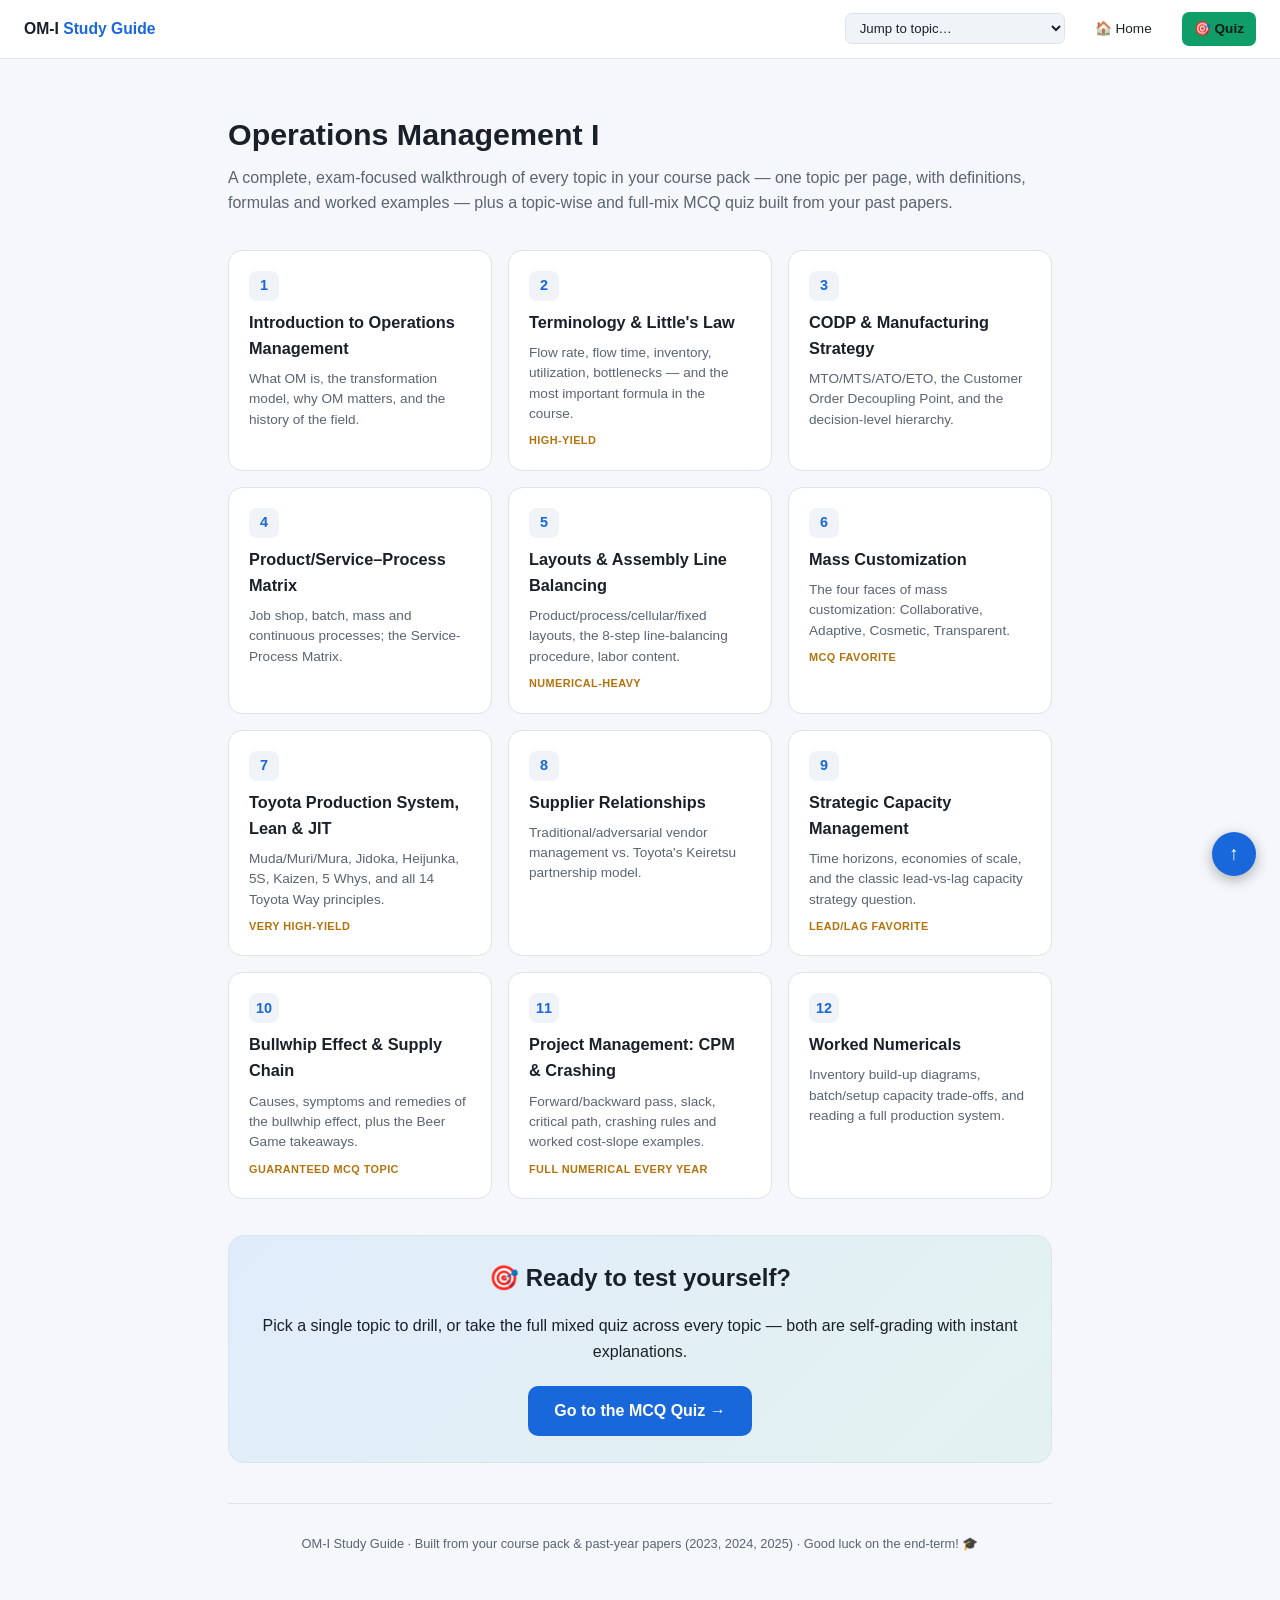
<file: index.html>
<!DOCTYPE html>
<html lang="en">
<head>
<meta charset="UTF-8">
<meta name="viewport" content="width=device-width, initial-scale=1.0">
<title>Home — OM-I Study Guide</title>
<link rel="stylesheet" href="styles.css">

</head>
<body>
<div class="topbar">
  <a class="brand" href="index.html">OM-I <span>Study Guide</span></a>
  
  <div class="spacer"></div>
  <select class="jump" onchange="if(this.value) window.location.href=this.value">
    <option value="">Jump to topic…</option>
    <option value="01-intro.html" >Introduction to Operations Management</option><option value="02-terminology.html" >Terminology & Little's Law</option><option value="03-codp.html" >CODP & Manufacturing Strategy</option><option value="04-process-matrix.html" >Product/Service–Process Matrix</option><option value="05-layouts.html" >Layouts & Assembly Line Balancing</option><option value="06-mass-customization.html" >Mass Customization</option><option value="07-tps-lean-jit.html" >Toyota Production System, Lean & JIT</option><option value="08-suppliers.html" >Supplier Relationships</option><option value="09-capacity.html" >Strategic Capacity Management</option><option value="10-bullwhip.html" >Bullwhip Effect & Supply Chain</option><option value="11-project-management.html" >Project Management: CPM & Crashing</option><option value="12-worked-examples.html" >Worked Numericals</option>
  </select>
  <a class="tb-link" href="index.html">🏠 Home</a>
  <a class="tb-link quiz" href="quiz.html">🎯 Quiz</a>
</div>
<main>
<div class="hero">
  <h1>Operations Management I</h1>
  <p>A complete, exam-focused walkthrough of every topic in your course pack — one topic per page, with definitions, formulas and worked examples — plus a topic-wise and full-mix MCQ quiz built from your past papers.</p>
</div>
<div class="topic-grid">
<a class="topic-card" href="01-intro.html">
  <div class="tnum">1</div>
  <div class="ttitle">Introduction to Operations Management</div>
  <div class="tdesc">What OM is, the transformation model, why OM matters, and the history of the field.</div>
  
</a><a class="topic-card" href="02-terminology.html">
  <div class="tnum">2</div>
  <div class="ttitle">Terminology & Little's Law</div>
  <div class="tdesc">Flow rate, flow time, inventory, utilization, bottlenecks — and the most important formula in the course.</div>
  <span class="ttag">High-yield</span>
</a><a class="topic-card" href="03-codp.html">
  <div class="tnum">3</div>
  <div class="ttitle">CODP & Manufacturing Strategy</div>
  <div class="tdesc">MTO/MTS/ATO/ETO, the Customer Order Decoupling Point, and the decision-level hierarchy.</div>
  
</a><a class="topic-card" href="04-process-matrix.html">
  <div class="tnum">4</div>
  <div class="ttitle">Product/Service–Process Matrix</div>
  <div class="tdesc">Job shop, batch, mass and continuous processes; the Service-Process Matrix.</div>
  
</a><a class="topic-card" href="05-layouts.html">
  <div class="tnum">5</div>
  <div class="ttitle">Layouts & Assembly Line Balancing</div>
  <div class="tdesc">Product/process/cellular/fixed layouts, the 8-step line-balancing procedure, labor content.</div>
  <span class="ttag">Numerical-heavy</span>
</a><a class="topic-card" href="06-mass-customization.html">
  <div class="tnum">6</div>
  <div class="ttitle">Mass Customization</div>
  <div class="tdesc">The four faces of mass customization: Collaborative, Adaptive, Cosmetic, Transparent.</div>
  <span class="ttag">MCQ favorite</span>
</a><a class="topic-card" href="07-tps-lean-jit.html">
  <div class="tnum">7</div>
  <div class="ttitle">Toyota Production System, Lean & JIT</div>
  <div class="tdesc">Muda/Muri/Mura, Jidoka, Heijunka, 5S, Kaizen, 5 Whys, and all 14 Toyota Way principles.</div>
  <span class="ttag">Very high-yield</span>
</a><a class="topic-card" href="08-suppliers.html">
  <div class="tnum">8</div>
  <div class="ttitle">Supplier Relationships</div>
  <div class="tdesc">Traditional/adversarial vendor management vs. Toyota's Keiretsu partnership model.</div>
  
</a><a class="topic-card" href="09-capacity.html">
  <div class="tnum">9</div>
  <div class="ttitle">Strategic Capacity Management</div>
  <div class="tdesc">Time horizons, economies of scale, and the classic lead-vs-lag capacity strategy question.</div>
  <span class="ttag">Lead/Lag favorite</span>
</a><a class="topic-card" href="10-bullwhip.html">
  <div class="tnum">10</div>
  <div class="ttitle">Bullwhip Effect & Supply Chain</div>
  <div class="tdesc">Causes, symptoms and remedies of the bullwhip effect, plus the Beer Game takeaways.</div>
  <span class="ttag">Guaranteed MCQ topic</span>
</a><a class="topic-card" href="11-project-management.html">
  <div class="tnum">11</div>
  <div class="ttitle">Project Management: CPM & Crashing</div>
  <div class="tdesc">Forward/backward pass, slack, critical path, crashing rules and worked cost-slope examples.</div>
  <span class="ttag">Full numerical every year</span>
</a><a class="topic-card" href="12-worked-examples.html">
  <div class="tnum">12</div>
  <div class="ttitle">Worked Numericals</div>
  <div class="tdesc">Inventory build-up diagrams, batch/setup capacity trade-offs, and reading a full production system.</div>
  
</a>
</div>
<div class="quiz-cta">
  <h2>🎯 Ready to test yourself?</h2>
  <p>Pick a single topic to drill, or take the full mixed quiz across every topic — both are self-grading with instant explanations.</p>
  <a class="bigbtn" href="quiz.html">Go to the MCQ Quiz →</a>
</div>
<footer>OM-I Study Guide &middot; Built from your course pack &amp; past-year papers (2023, 2024, 2025) &middot; Good luck on the end-term! 🎓</footer>

</main>
<div class="backtop" onclick="window.scrollTo({top:0,behavior:'smooth'})" title="Back to top">↑</div>
</body>
</html>
</file>
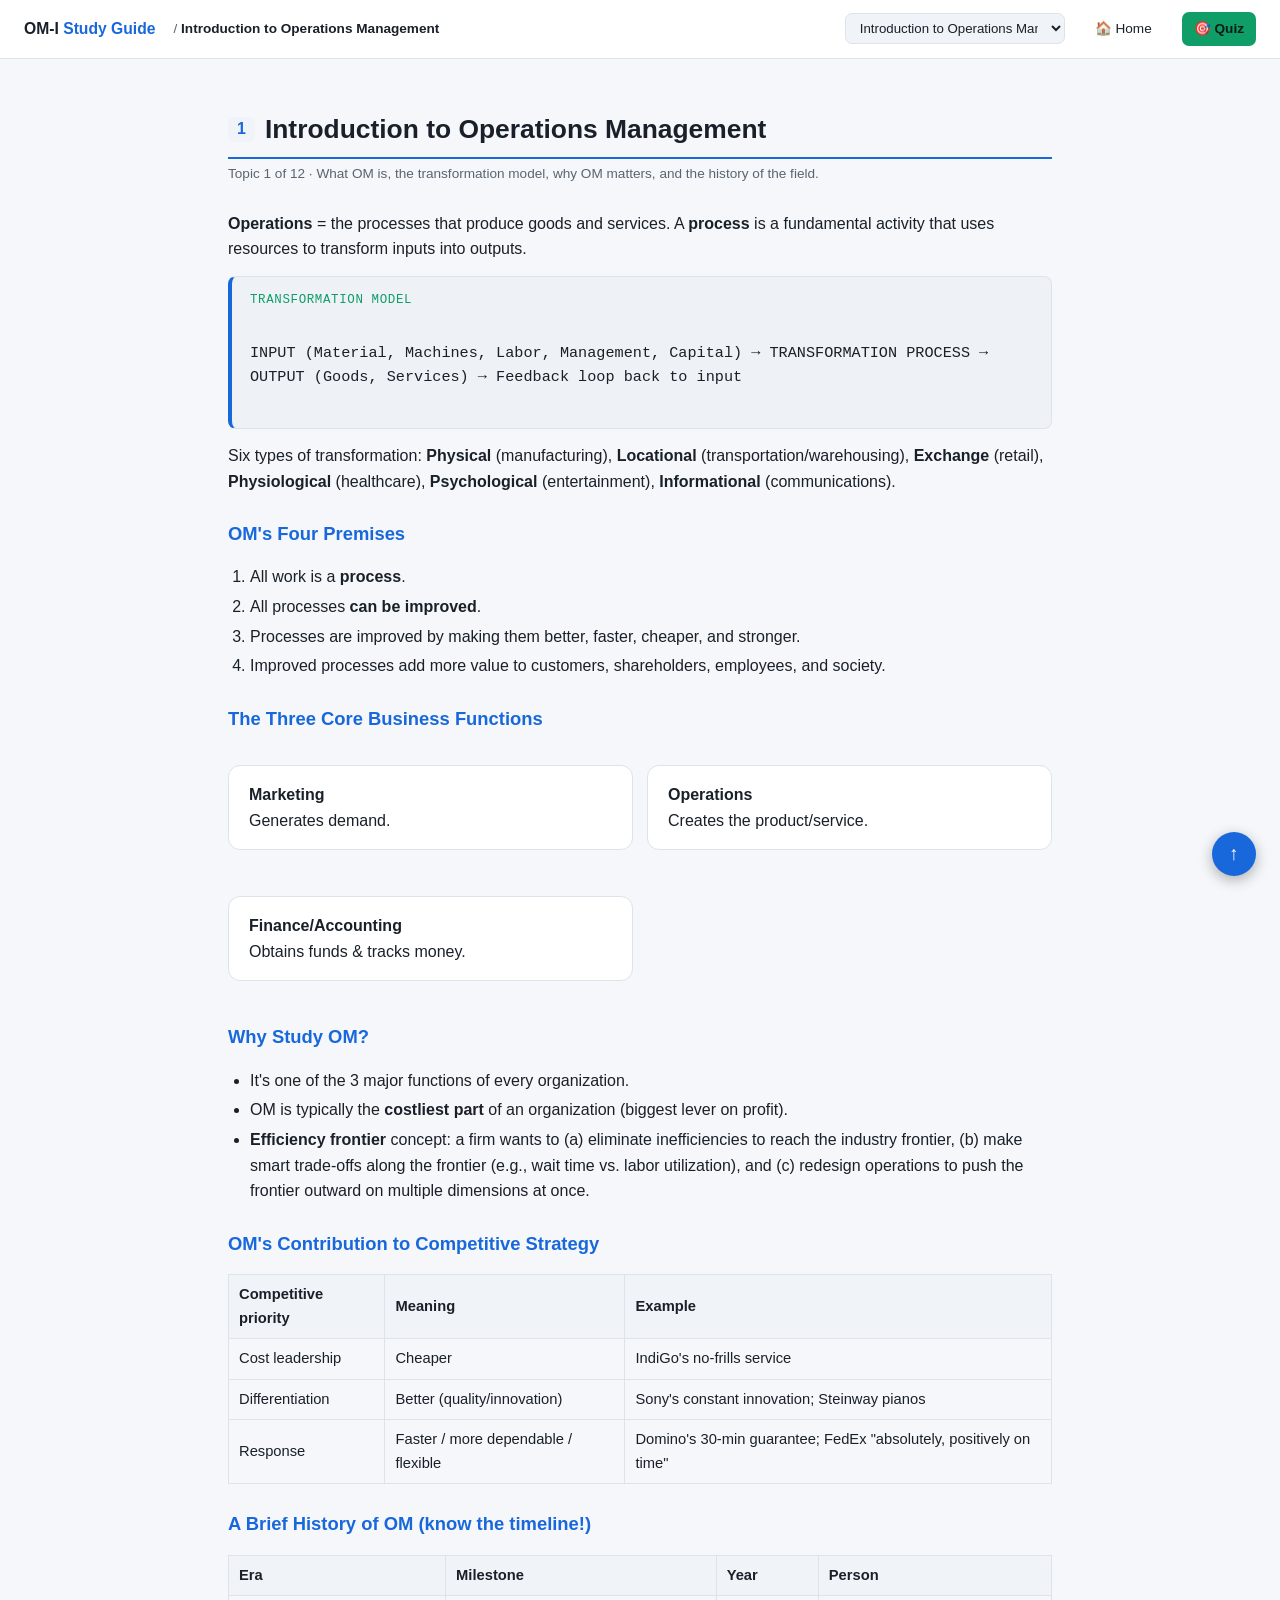
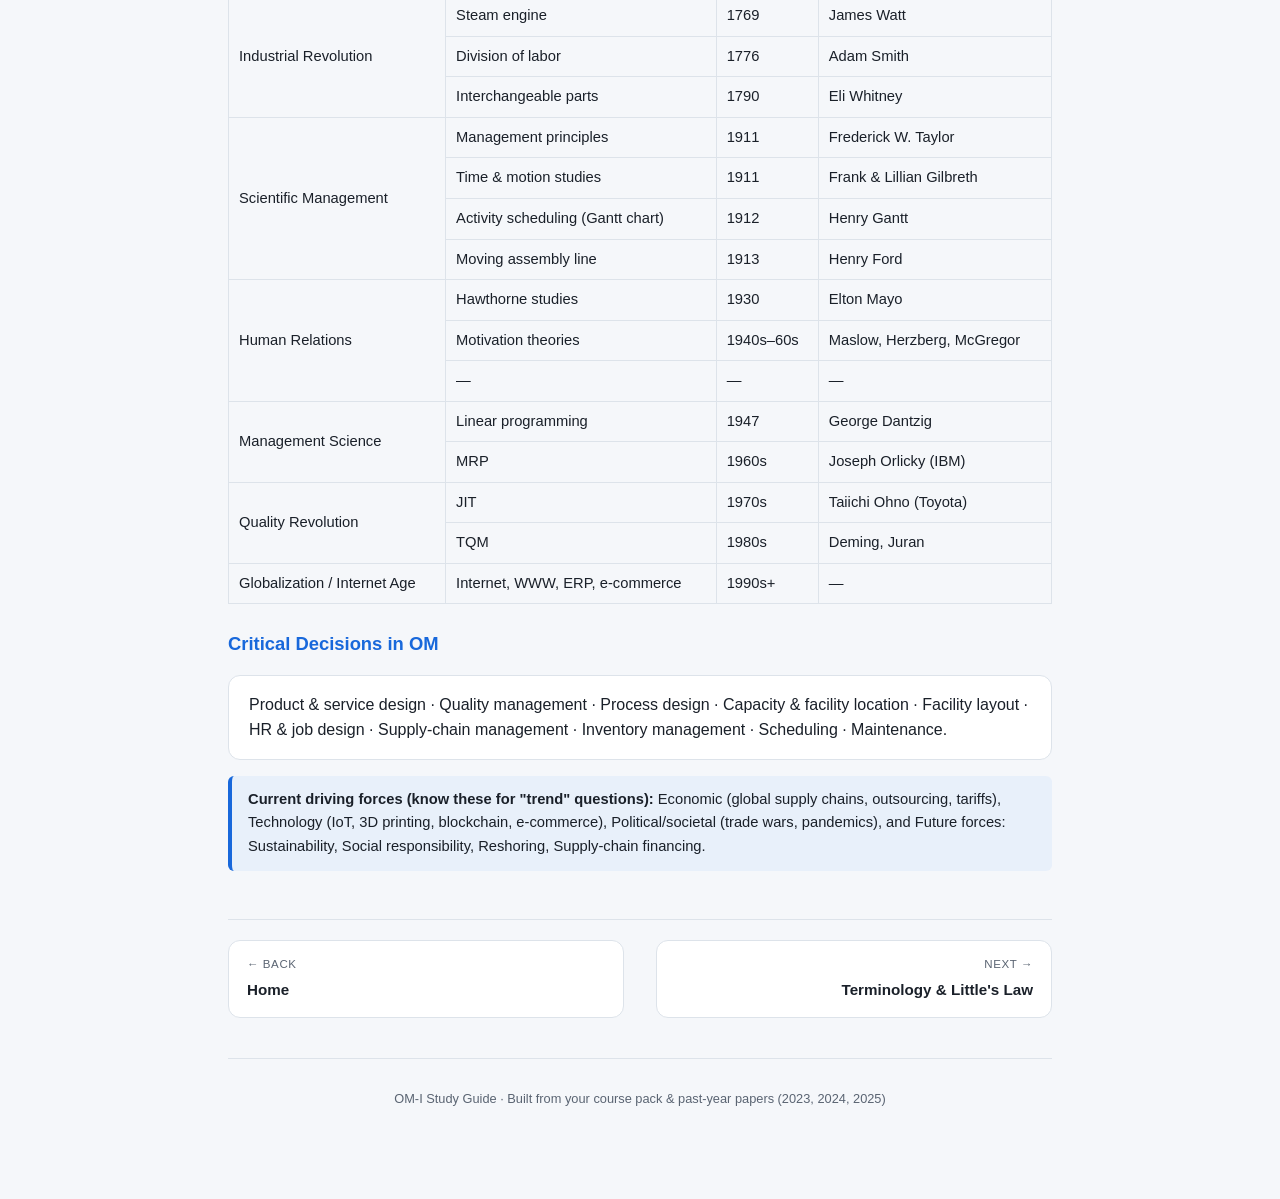
<file: 01-intro.html>
<!DOCTYPE html>
<html lang="en">
<head>
<meta charset="UTF-8">
<meta name="viewport" content="width=device-width, initial-scale=1.0">
<title>Introduction to Operations Management — OM-I Study Guide</title>
<link rel="stylesheet" href="styles.css">

</head>
<body>
<div class="topbar">
  <a class="brand" href="index.html">OM-I <span>Study Guide</span></a>
  <span class="crumb">/ <strong>Introduction to Operations Management</strong></span>
  <div class="spacer"></div>
  <select class="jump" onchange="if(this.value) window.location.href=this.value">
    <option value="">Jump to topic…</option>
    <option value="01-intro.html" selected>Introduction to Operations Management</option><option value="02-terminology.html" >Terminology & Little's Law</option><option value="03-codp.html" >CODP & Manufacturing Strategy</option><option value="04-process-matrix.html" >Product/Service–Process Matrix</option><option value="05-layouts.html" >Layouts & Assembly Line Balancing</option><option value="06-mass-customization.html" >Mass Customization</option><option value="07-tps-lean-jit.html" >Toyota Production System, Lean & JIT</option><option value="08-suppliers.html" >Supplier Relationships</option><option value="09-capacity.html" >Strategic Capacity Management</option><option value="10-bullwhip.html" >Bullwhip Effect & Supply Chain</option><option value="11-project-management.html" >Project Management: CPM & Crashing</option><option value="12-worked-examples.html" >Worked Numericals</option>
  </select>
  <a class="tb-link" href="index.html">🏠 Home</a>
  <a class="tb-link quiz" href="quiz.html">🎯 Quiz</a>
</div>
<main>
<div class="page-head">
  <h1><span class="num">1</span> Introduction to Operations Management </h1>
  <div class="subtitle">Topic 1 of 12 &middot; What OM is, the transformation model, why OM matters, and the history of the field.</div>
</div><p><strong>Operations</strong> = the processes that produce goods and services. A <strong>process</strong> is a fundamental activity that uses resources to transform inputs into outputs.</p>

    <div class="formula"><span class="label">Transformation model</span>
INPUT (Material, Machines, Labor, Management, Capital) → TRANSFORMATION PROCESS → OUTPUT (Goods, Services) → Feedback loop back to input
    </div>

    <p>Six types of transformation: <strong>Physical</strong> (manufacturing), <strong>Locational</strong> (transportation/warehousing), <strong>Exchange</strong> (retail), <strong>Physiological</strong> (healthcare), <strong>Psychological</strong> (entertainment), <strong>Informational</strong> (communications).</p>

    <h3>OM's Four Premises</h3>
    <ol>
      <li>All work is a <strong>process</strong>.</li>
      <li>All processes <strong>can be improved</strong>.</li>
      <li>Processes are improved by making them better, faster, cheaper, and stronger.</li>
      <li>Improved processes add more value to customers, shareholders, employees, and society.</li>
    </ol>

    <h3>The Three Core Business Functions</h3>
    <div class="grid2">
      <div class="card"><strong>Marketing</strong><br>Generates demand.</div>
      <div class="card"><strong>Operations</strong><br>Creates the product/service.</div>
      <div class="card"><strong>Finance/Accounting</strong><br>Obtains funds &amp; tracks money.</div>
    </div>

    <h3>Why Study OM?</h3>
    <ul>
      <li>It's one of the 3 major functions of every organization.</li>
      <li>OM is typically the <strong>costliest part</strong> of an organization (biggest lever on profit).</li>
      <li><strong>Efficiency frontier</strong> concept: a firm wants to (a) eliminate inefficiencies to reach the industry frontier, (b) make smart trade-offs along the frontier (e.g., wait time vs. labor utilization), and (c) redesign operations to push the frontier outward on multiple dimensions at once.</li>
    </ul>

    <h3>OM's Contribution to Competitive Strategy</h3>
    <table>
      <tr><th>Competitive priority</th><th>Meaning</th><th>Example</th></tr>
      <tr><td>Cost leadership</td><td>Cheaper</td><td>IndiGo's no-frills service</td></tr>
      <tr><td>Differentiation</td><td>Better (quality/innovation)</td><td>Sony's constant innovation; Steinway pianos</td></tr>
      <tr><td>Response</td><td>Faster / more dependable / flexible</td><td>Domino's 30-min guarantee; FedEx "absolutely, positively on time"</td></tr>
    </table>

    <h3>A Brief History of OM (know the timeline!)</h3>
    <table>
      <tr><th>Era</th><th>Milestone</th><th>Year</th><th>Person</th></tr>
      <tr><td rowspan="3">Industrial Revolution</td><td>Steam engine</td><td>1769</td><td>James Watt</td></tr>
      <tr><td>Division of labor</td><td>1776</td><td>Adam Smith</td></tr>
      <tr><td>Interchangeable parts</td><td>1790</td><td>Eli Whitney</td></tr>
      <tr><td rowspan="4">Scientific Management</td><td>Management principles</td><td>1911</td><td>Frederick W. Taylor</td></tr>
      <tr><td>Time &amp; motion studies</td><td>1911</td><td>Frank &amp; Lillian Gilbreth</td></tr>
      <tr><td>Activity scheduling (Gantt chart)</td><td>1912</td><td>Henry Gantt</td></tr>
      <tr><td>Moving assembly line</td><td>1913</td><td>Henry Ford</td></tr>
      <tr><td rowspan="3">Human Relations</td><td>Hawthorne studies</td><td>1930</td><td>Elton Mayo</td></tr>
      <tr><td>Motivation theories</td><td>1940s–60s</td><td>Maslow, Herzberg, McGregor</td></tr>
      <tr><td>—</td><td>—</td><td>—</td></tr>
      <tr><td rowspan="2">Management Science</td><td>Linear programming</td><td>1947</td><td>George Dantzig</td></tr>
      <tr><td>MRP</td><td>1960s</td><td>Joseph Orlicky (IBM)</td></tr>
      <tr><td rowspan="2">Quality Revolution</td><td>JIT</td><td>1970s</td><td>Taiichi Ohno (Toyota)</td></tr>
      <tr><td>TQM</td><td>1980s</td><td>Deming, Juran</td></tr>
      <tr><td>Globalization / Internet Age</td><td>Internet, WWW, ERP, e-commerce</td><td>1990s+</td><td>—</td></tr>
    </table>

    <h3>Critical Decisions in OM</h3>
    <p class="card">Product &amp; service design · Quality management · Process design · Capacity &amp; facility location · Facility layout · HR &amp; job design · Supply-chain management · Inventory management · Scheduling · Maintenance.</p>

    <div class="note"><strong>Current driving forces (know these for "trend" questions):</strong> Economic (global supply chains, outsourcing, tariffs), Technology (IoT, 3D printing, blockchain, e-commerce), Political/societal (trade wars, pandemics), and Future forces: Sustainability, Social responsibility, Reshoring, Supply-chain financing.</div>
  <div class="pagenav"><a class="prev" href="index.html"><span class="dir">← Back</span><span class="title">Home</span></a><a class="next" href="02-terminology.html"><span class="dir">Next →</span><span class="title">Terminology & Little's Law</span></a></div>
<footer>OM-I Study Guide &middot; Built from your course pack &amp; past-year papers (2023, 2024, 2025)</footer>
</main>
<div class="backtop" onclick="window.scrollTo({top:0,behavior:'smooth'})" title="Back to top">↑</div>
</body>
</html>
</file>
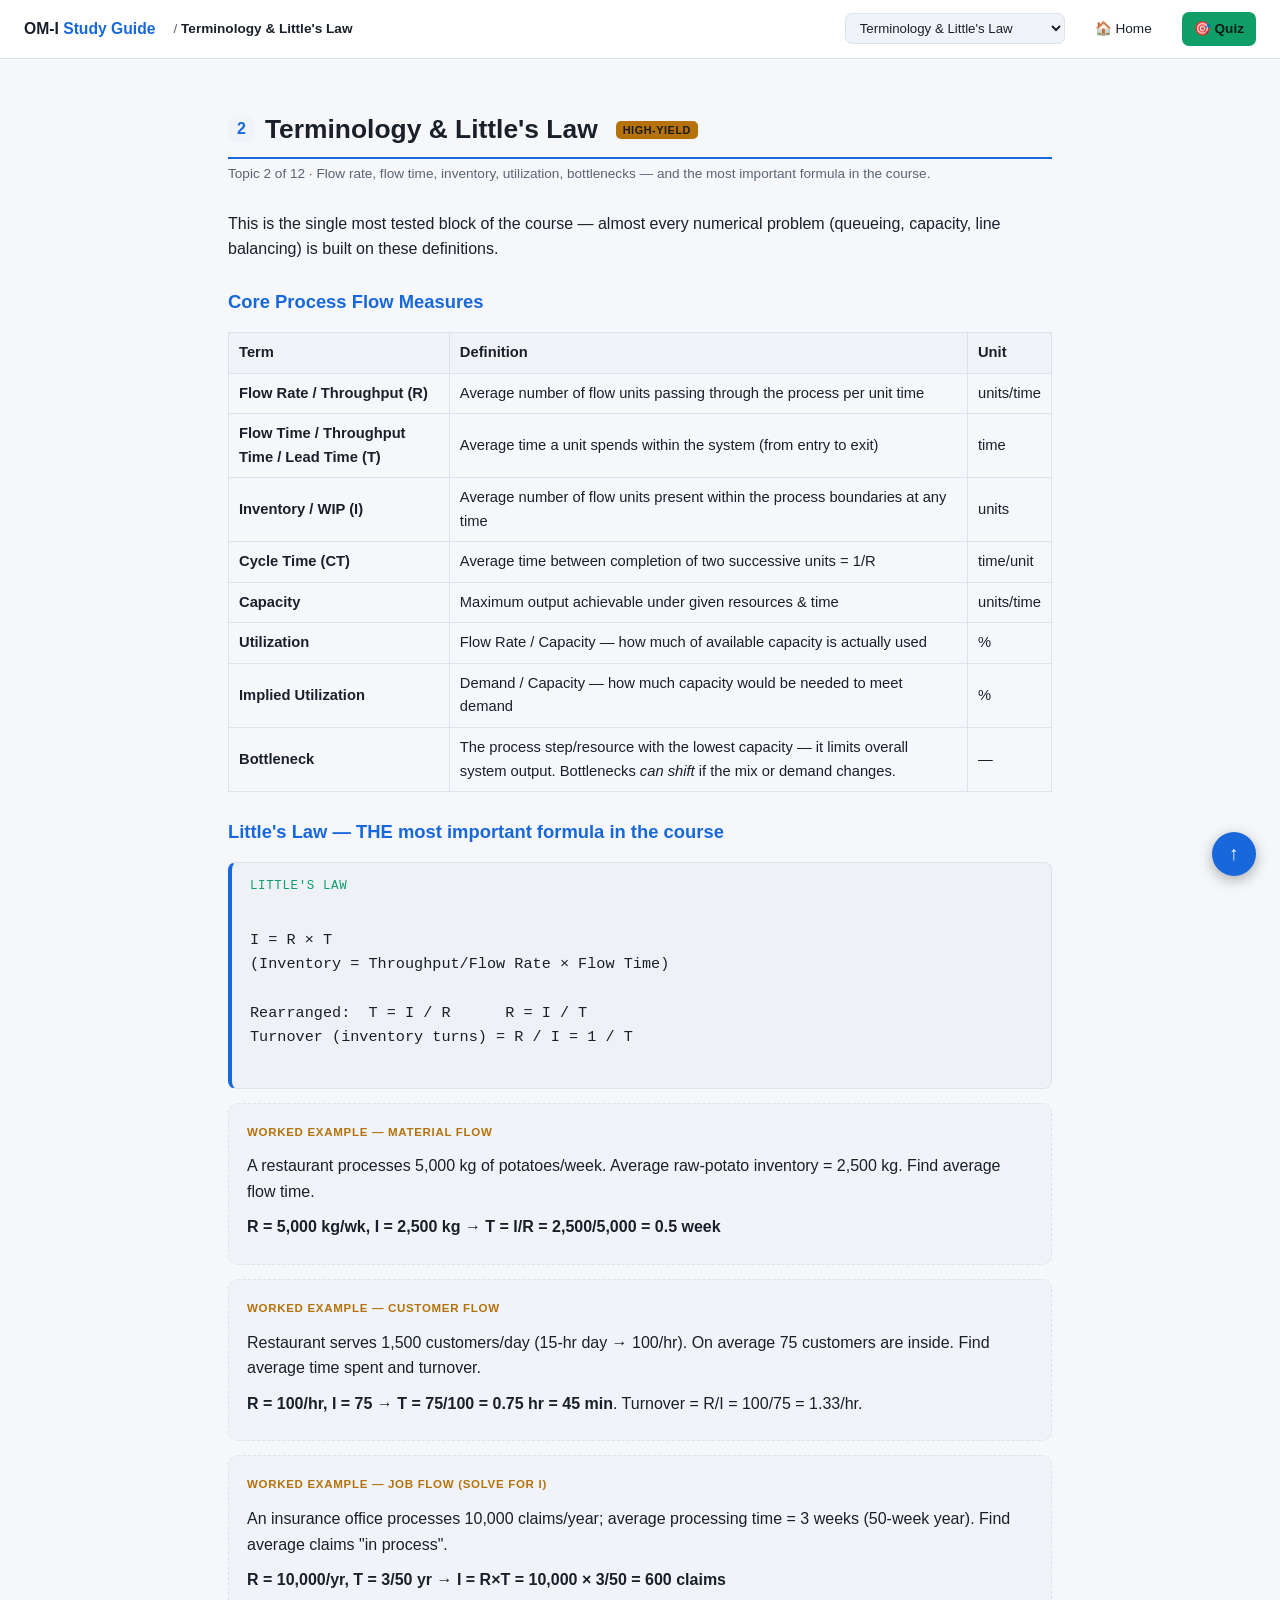
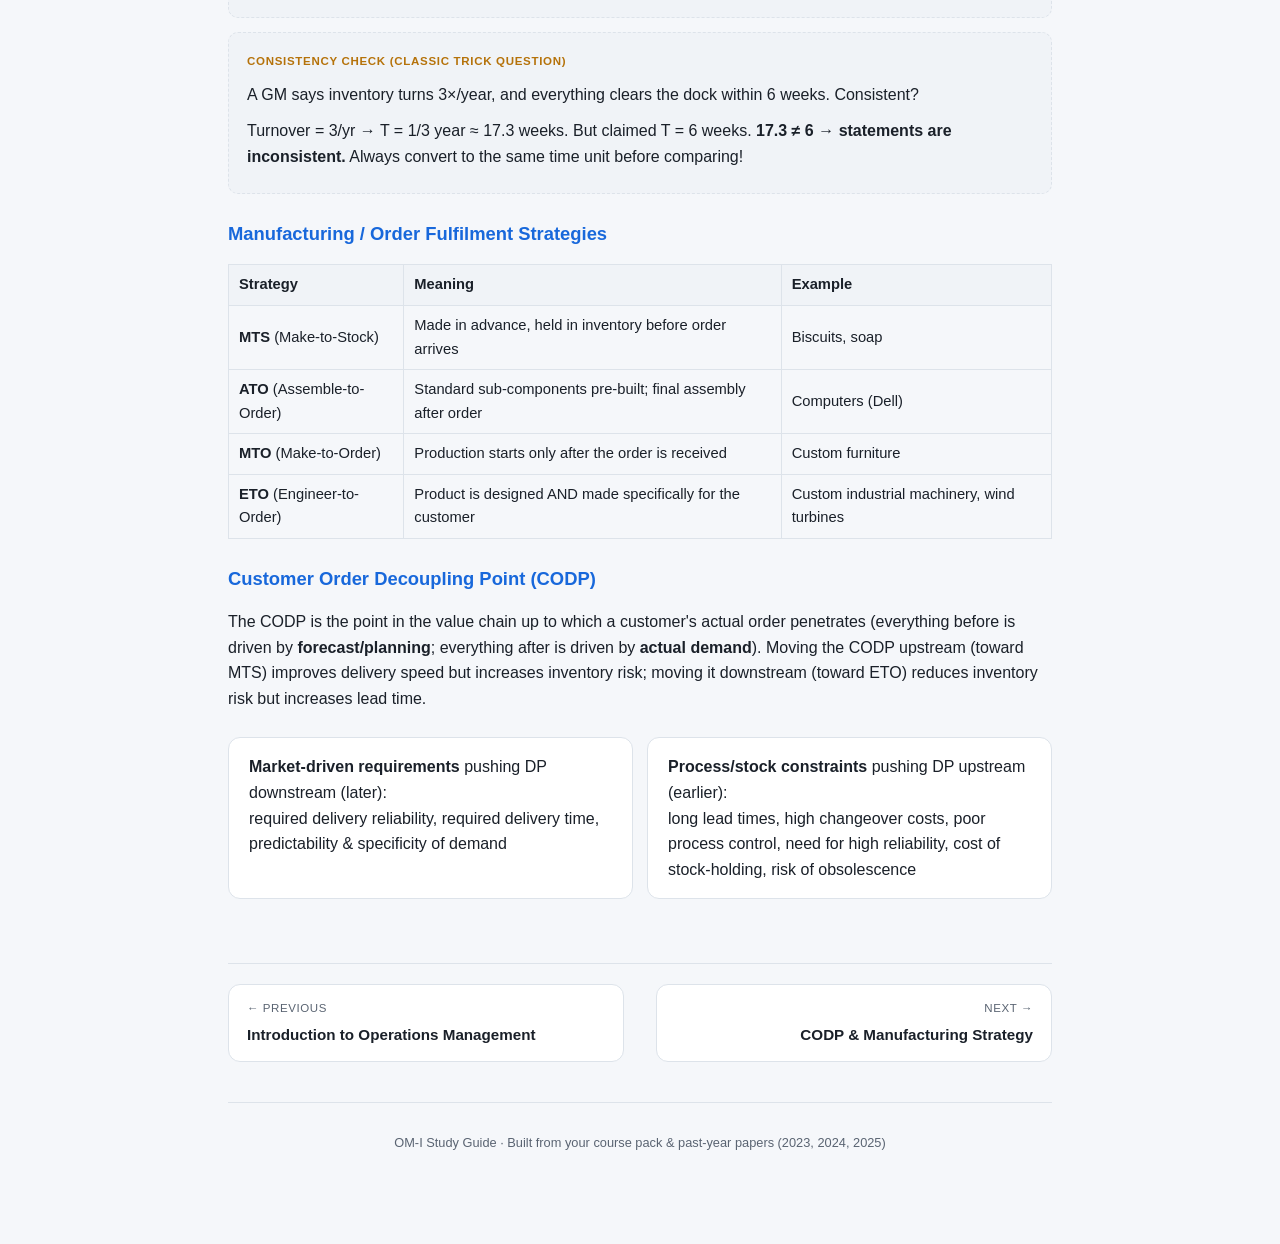
<file: 02-terminology.html>
<!DOCTYPE html>
<html lang="en">
<head>
<meta charset="UTF-8">
<meta name="viewport" content="width=device-width, initial-scale=1.0">
<title>Terminology & Little's Law — OM-I Study Guide</title>
<link rel="stylesheet" href="styles.css">

</head>
<body>
<div class="topbar">
  <a class="brand" href="index.html">OM-I <span>Study Guide</span></a>
  <span class="crumb">/ <strong>Terminology & Little's Law</strong></span>
  <div class="spacer"></div>
  <select class="jump" onchange="if(this.value) window.location.href=this.value">
    <option value="">Jump to topic…</option>
    <option value="01-intro.html" >Introduction to Operations Management</option><option value="02-terminology.html" selected>Terminology & Little's Law</option><option value="03-codp.html" >CODP & Manufacturing Strategy</option><option value="04-process-matrix.html" >Product/Service–Process Matrix</option><option value="05-layouts.html" >Layouts & Assembly Line Balancing</option><option value="06-mass-customization.html" >Mass Customization</option><option value="07-tps-lean-jit.html" >Toyota Production System, Lean & JIT</option><option value="08-suppliers.html" >Supplier Relationships</option><option value="09-capacity.html" >Strategic Capacity Management</option><option value="10-bullwhip.html" >Bullwhip Effect & Supply Chain</option><option value="11-project-management.html" >Project Management: CPM & Crashing</option><option value="12-worked-examples.html" >Worked Numericals</option>
  </select>
  <a class="tb-link" href="index.html">🏠 Home</a>
  <a class="tb-link quiz" href="quiz.html">🎯 Quiz</a>
</div>
<main>
<div class="page-head">
  <h1><span class="num">2</span> Terminology & Little's Law <span class="examtag">High-yield</span></h1>
  <div class="subtitle">Topic 2 of 12 &middot; Flow rate, flow time, inventory, utilization, bottlenecks — and the most important formula in the course.</div>
</div><p>This is the single most tested block of the course — almost every numerical problem (queueing, capacity, line balancing) is built on these definitions.</p>

    <h3>Core Process Flow Measures</h3>
    <table>
      <tr><th>Term</th><th>Definition</th><th>Unit</th></tr>
      <tr><td><strong>Flow Rate / Throughput (R)</strong></td><td>Average number of flow units passing through the process per unit time</td><td>units/time</td></tr>
      <tr><td><strong>Flow Time / Throughput Time / Lead Time (T)</strong></td><td>Average time a unit spends within the system (from entry to exit)</td><td>time</td></tr>
      <tr><td><strong>Inventory / WIP (I)</strong></td><td>Average number of flow units present within the process boundaries at any time</td><td>units</td></tr>
      <tr><td><strong>Cycle Time (CT)</strong></td><td>Average time between completion of two successive units = 1/R</td><td>time/unit</td></tr>
      <tr><td><strong>Capacity</strong></td><td>Maximum output achievable under given resources &amp; time</td><td>units/time</td></tr>
      <tr><td><strong>Utilization</strong></td><td>Flow Rate / Capacity — how much of available capacity is actually used</td><td>%</td></tr>
      <tr><td><strong>Implied Utilization</strong></td><td>Demand / Capacity — how much capacity would be needed to meet demand</td><td>%</td></tr>
      <tr><td><strong>Bottleneck</strong></td><td>The process step/resource with the lowest capacity — it limits overall system output. Bottlenecks <em>can shift</em> if the mix or demand changes.</td><td>—</td></tr>
    </table>

    <h3>Little's Law — THE most important formula in the course</h3>
    <div class="formula"><span class="label">Little's Law</span>
I = R × T
(Inventory = Throughput/Flow Rate × Flow Time)

Rearranged:  T = I / R      R = I / T
Turnover (inventory turns) = R / I = 1 / T
    </div>

    <div class="example">
      <span class="tag">Worked Example — Material Flow</span>
      <p>A restaurant processes 5,000 kg of potatoes/week. Average raw-potato inventory = 2,500 kg. Find average flow time.</p>
      <p><strong>R = 5,000 kg/wk, I = 2,500 kg → T = I/R = 2,500/5,000 = 0.5 week</strong></p>
    </div>
    <div class="example">
      <span class="tag">Worked Example — Customer Flow</span>
      <p>Restaurant serves 1,500 customers/day (15-hr day → 100/hr). On average 75 customers are inside. Find average time spent and turnover.</p>
      <p><strong>R = 100/hr, I = 75 → T = 75/100 = 0.75 hr = 45 min</strong>. Turnover = R/I = 100/75 = 1.33/hr.</p>
    </div>
    <div class="example">
      <span class="tag">Worked Example — Job Flow (solve for I)</span>
      <p>An insurance office processes 10,000 claims/year; average processing time = 3 weeks (50-week year). Find average claims "in process".</p>
      <p><strong>R = 10,000/yr, T = 3/50 yr → I = R×T = 10,000 × 3/50 = 600 claims</strong></p>
    </div>
    <div class="example">
      <span class="tag">Consistency check (classic trick question)</span>
      <p>A GM says inventory turns 3×/year, and everything clears the dock within 6 weeks. Consistent?</p>
      <p>Turnover = 3/yr → T = 1/3 year ≈ 17.3 weeks. But claimed T = 6 weeks. <strong>17.3 ≠ 6 → statements are inconsistent.</strong> Always convert to the same time unit before comparing!</p>
    </div>

    <h3>Manufacturing / Order Fulfilment Strategies</h3>
    <table>
      <tr><th>Strategy</th><th>Meaning</th><th>Example</th></tr>
      <tr><td><strong>MTS</strong> (Make-to-Stock)</td><td>Made in advance, held in inventory before order arrives</td><td>Biscuits, soap</td></tr>
      <tr><td><strong>ATO</strong> (Assemble-to-Order)</td><td>Standard sub-components pre-built; final assembly after order</td><td>Computers (Dell)</td></tr>
      <tr><td><strong>MTO</strong> (Make-to-Order)</td><td>Production starts only after the order is received</td><td>Custom furniture</td></tr>
      <tr><td><strong>ETO</strong> (Engineer-to-Order)</td><td>Product is designed AND made specifically for the customer</td><td>Custom industrial machinery, wind turbines</td></tr>
    </table>

    <h3>Customer Order Decoupling Point (CODP)</h3>
    <p>The CODP is the point in the value chain up to which a customer's actual order penetrates (everything before is driven by <strong>forecast/planning</strong>; everything after is driven by <strong>actual demand</strong>). Moving the CODP upstream (toward MTS) improves delivery speed but increases inventory risk; moving it downstream (toward ETO) reduces inventory risk but increases lead time.</p>
    <div class="grid2">
      <div class="card"><strong>Market-driven requirements</strong> pushing DP downstream (later):<br>required delivery reliability, required delivery time, predictability &amp; specificity of demand</div>
      <div class="card"><strong>Process/stock constraints</strong> pushing DP upstream (earlier):<br>long lead times, high changeover costs, poor process control, need for high reliability, cost of stock-holding, risk of obsolescence</div>
    </div>
  <div class="pagenav"><a class="prev" href="01-intro.html"><span class="dir">← Previous</span><span class="title">Introduction to Operations Management</span></a><a class="next" href="03-codp.html"><span class="dir">Next →</span><span class="title">CODP & Manufacturing Strategy</span></a></div>
<footer>OM-I Study Guide &middot; Built from your course pack &amp; past-year papers (2023, 2024, 2025)</footer>
</main>
<div class="backtop" onclick="window.scrollTo({top:0,behavior:'smooth'})" title="Back to top">↑</div>
</body>
</html>
</file>
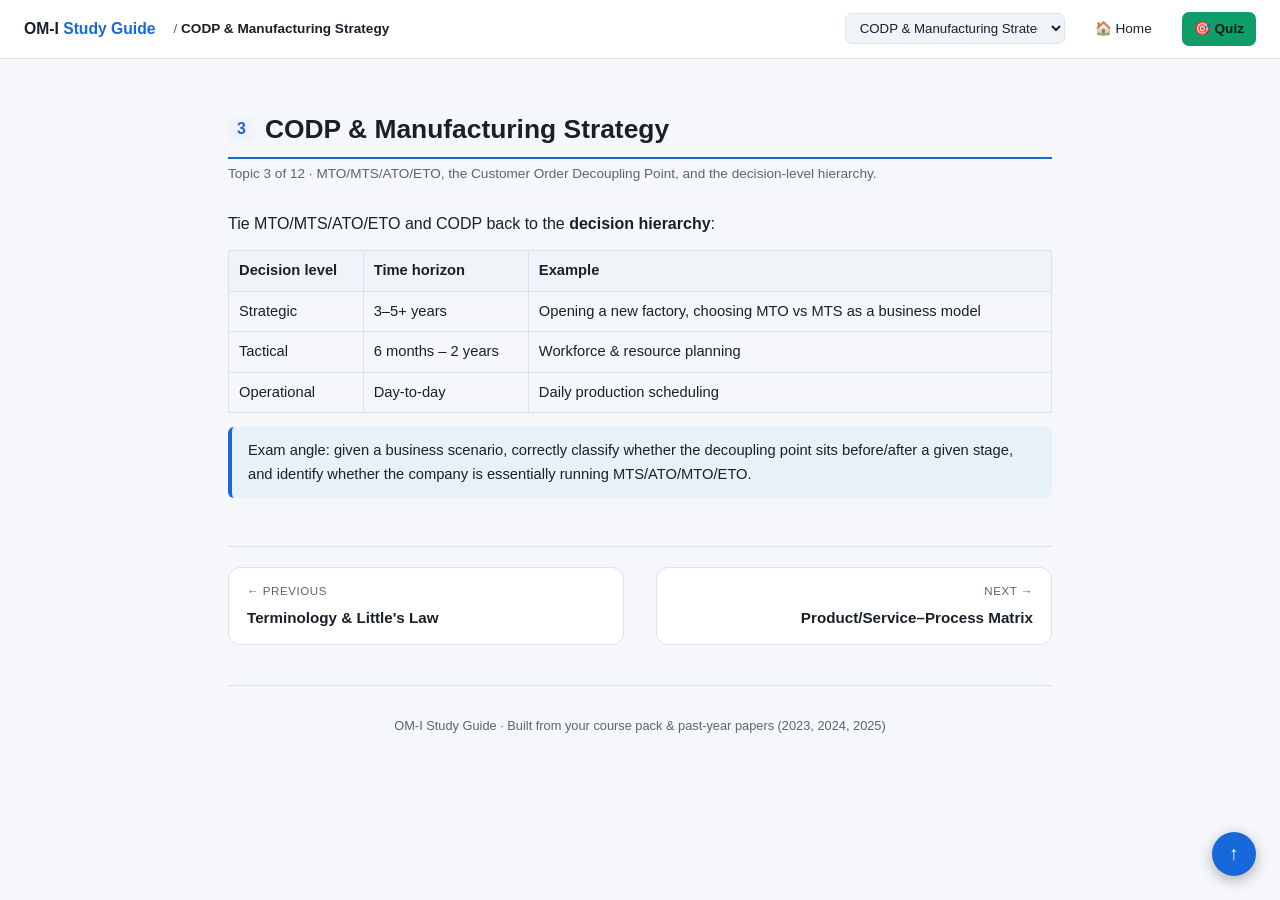
<file: 03-codp.html>
<!DOCTYPE html>
<html lang="en">
<head>
<meta charset="UTF-8">
<meta name="viewport" content="width=device-width, initial-scale=1.0">
<title>CODP & Manufacturing Strategy — OM-I Study Guide</title>
<link rel="stylesheet" href="styles.css">

</head>
<body>
<div class="topbar">
  <a class="brand" href="index.html">OM-I <span>Study Guide</span></a>
  <span class="crumb">/ <strong>CODP & Manufacturing Strategy</strong></span>
  <div class="spacer"></div>
  <select class="jump" onchange="if(this.value) window.location.href=this.value">
    <option value="">Jump to topic…</option>
    <option value="01-intro.html" >Introduction to Operations Management</option><option value="02-terminology.html" >Terminology & Little's Law</option><option value="03-codp.html" selected>CODP & Manufacturing Strategy</option><option value="04-process-matrix.html" >Product/Service–Process Matrix</option><option value="05-layouts.html" >Layouts & Assembly Line Balancing</option><option value="06-mass-customization.html" >Mass Customization</option><option value="07-tps-lean-jit.html" >Toyota Production System, Lean & JIT</option><option value="08-suppliers.html" >Supplier Relationships</option><option value="09-capacity.html" >Strategic Capacity Management</option><option value="10-bullwhip.html" >Bullwhip Effect & Supply Chain</option><option value="11-project-management.html" >Project Management: CPM & Crashing</option><option value="12-worked-examples.html" >Worked Numericals</option>
  </select>
  <a class="tb-link" href="index.html">🏠 Home</a>
  <a class="tb-link quiz" href="quiz.html">🎯 Quiz</a>
</div>
<main>
<div class="page-head">
  <h1><span class="num">3</span> CODP & Manufacturing Strategy </h1>
  <div class="subtitle">Topic 3 of 12 &middot; MTO/MTS/ATO/ETO, the Customer Order Decoupling Point, and the decision-level hierarchy.</div>
</div><p>Tie MTO/MTS/ATO/ETO and CODP back to the <strong>decision hierarchy</strong>:</p>
    <table>
      <tr><th>Decision level</th><th>Time horizon</th><th>Example</th></tr>
      <tr><td>Strategic</td><td>3–5+ years</td><td>Opening a new factory, choosing MTO vs MTS as a business model</td></tr>
      <tr><td>Tactical</td><td>6 months – 2 years</td><td>Workforce &amp; resource planning</td></tr>
      <tr><td>Operational</td><td>Day-to-day</td><td>Daily production scheduling</td></tr>
    </table>
    <div class="note">Exam angle: given a business scenario, correctly classify whether the decoupling point sits before/after a given stage, and identify whether the company is essentially running MTS/ATO/MTO/ETO.</div>
  <div class="pagenav"><a class="prev" href="02-terminology.html"><span class="dir">← Previous</span><span class="title">Terminology & Little's Law</span></a><a class="next" href="04-process-matrix.html"><span class="dir">Next →</span><span class="title">Product/Service–Process Matrix</span></a></div>
<footer>OM-I Study Guide &middot; Built from your course pack &amp; past-year papers (2023, 2024, 2025)</footer>
</main>
<div class="backtop" onclick="window.scrollTo({top:0,behavior:'smooth'})" title="Back to top">↑</div>
</body>
</html>
</file>
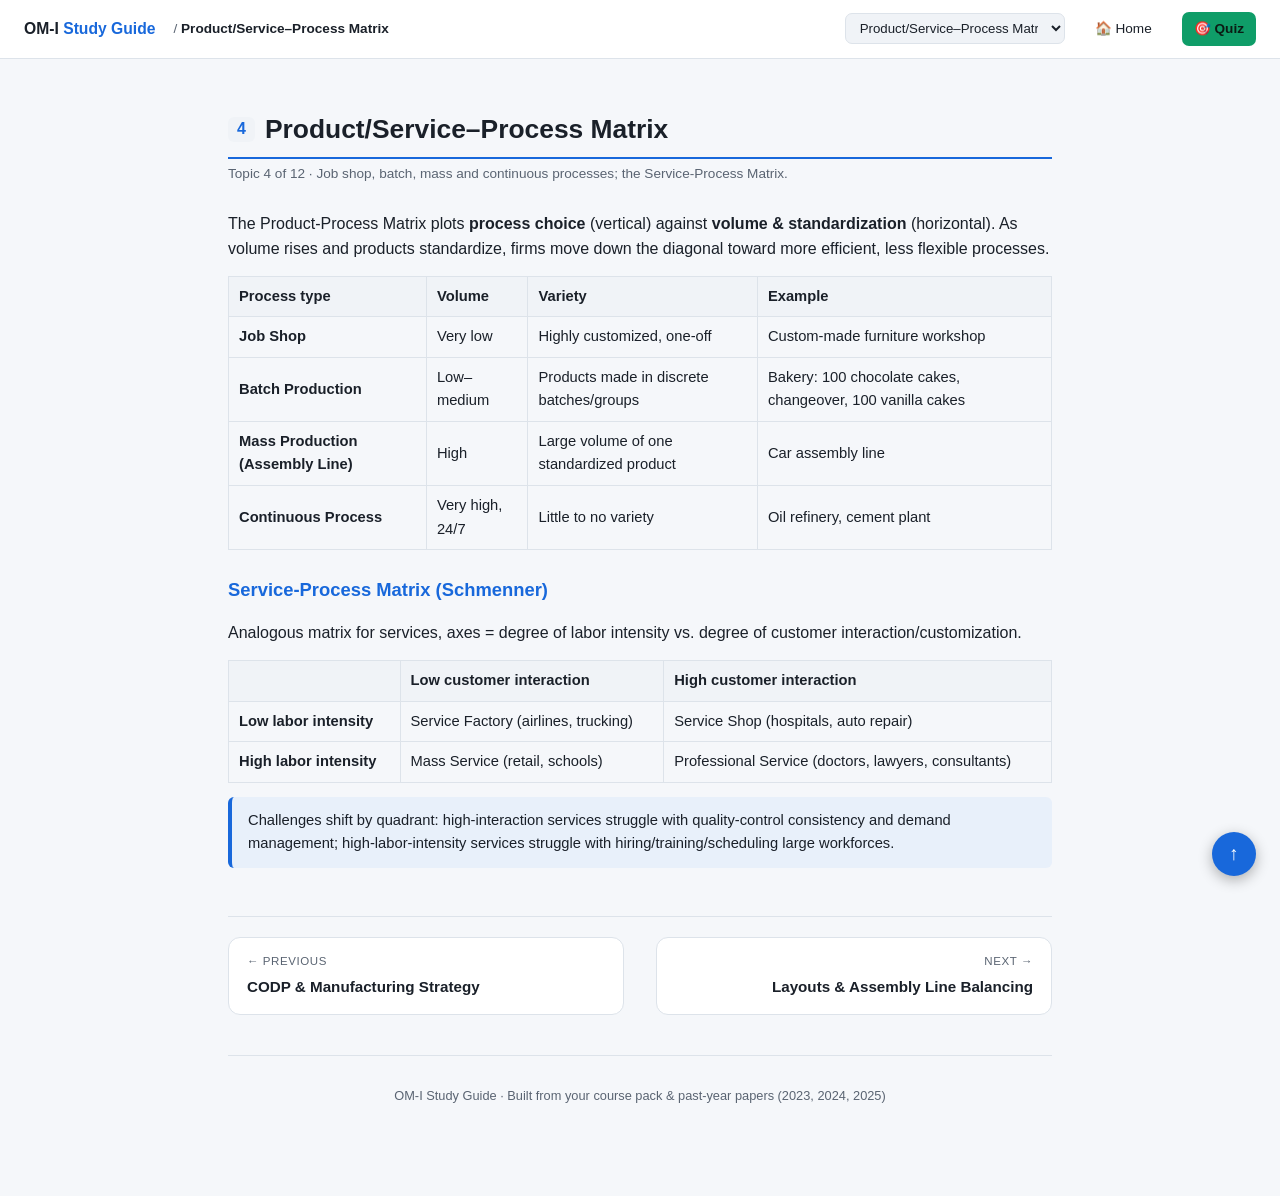
<file: 04-process-matrix.html>
<!DOCTYPE html>
<html lang="en">
<head>
<meta charset="UTF-8">
<meta name="viewport" content="width=device-width, initial-scale=1.0">
<title>Product/Service–Process Matrix — OM-I Study Guide</title>
<link rel="stylesheet" href="styles.css">

</head>
<body>
<div class="topbar">
  <a class="brand" href="index.html">OM-I <span>Study Guide</span></a>
  <span class="crumb">/ <strong>Product/Service–Process Matrix</strong></span>
  <div class="spacer"></div>
  <select class="jump" onchange="if(this.value) window.location.href=this.value">
    <option value="">Jump to topic…</option>
    <option value="01-intro.html" >Introduction to Operations Management</option><option value="02-terminology.html" >Terminology & Little's Law</option><option value="03-codp.html" >CODP & Manufacturing Strategy</option><option value="04-process-matrix.html" selected>Product/Service–Process Matrix</option><option value="05-layouts.html" >Layouts & Assembly Line Balancing</option><option value="06-mass-customization.html" >Mass Customization</option><option value="07-tps-lean-jit.html" >Toyota Production System, Lean & JIT</option><option value="08-suppliers.html" >Supplier Relationships</option><option value="09-capacity.html" >Strategic Capacity Management</option><option value="10-bullwhip.html" >Bullwhip Effect & Supply Chain</option><option value="11-project-management.html" >Project Management: CPM & Crashing</option><option value="12-worked-examples.html" >Worked Numericals</option>
  </select>
  <a class="tb-link" href="index.html">🏠 Home</a>
  <a class="tb-link quiz" href="quiz.html">🎯 Quiz</a>
</div>
<main>
<div class="page-head">
  <h1><span class="num">4</span> Product/Service–Process Matrix </h1>
  <div class="subtitle">Topic 4 of 12 &middot; Job shop, batch, mass and continuous processes; the Service-Process Matrix.</div>
</div><p>The Product-Process Matrix plots <strong>process choice</strong> (vertical) against <strong>volume &amp; standardization</strong> (horizontal). As volume rises and products standardize, firms move down the diagonal toward more efficient, less flexible processes.</p>

    <table>
      <tr><th>Process type</th><th>Volume</th><th>Variety</th><th>Example</th></tr>
      <tr><td><strong>Job Shop</strong></td><td>Very low</td><td>Highly customized, one-off</td><td>Custom-made furniture workshop</td></tr>
      <tr><td><strong>Batch Production</strong></td><td>Low–medium</td><td>Products made in discrete batches/groups</td><td>Bakery: 100 chocolate cakes, changeover, 100 vanilla cakes</td></tr>
      <tr><td><strong>Mass Production (Assembly Line)</strong></td><td>High</td><td>Large volume of one standardized product</td><td>Car assembly line</td></tr>
      <tr><td><strong>Continuous Process</strong></td><td>Very high, 24/7</td><td>Little to no variety</td><td>Oil refinery, cement plant</td></tr>
    </table>

    <h3>Service-Process Matrix (Schmenner)</h3>
    <p>Analogous matrix for services, axes = degree of labor intensity vs. degree of customer interaction/customization.</p>
    <table>
      <tr><th></th><th>Low customer interaction</th><th>High customer interaction</th></tr>
      <tr><td><strong>Low labor intensity</strong></td><td>Service Factory (airlines, trucking)</td><td>Service Shop (hospitals, auto repair)</td></tr>
      <tr><td><strong>High labor intensity</strong></td><td>Mass Service (retail, schools)</td><td>Professional Service (doctors, lawyers, consultants)</td></tr>
    </table>
    <div class="note">Challenges shift by quadrant: high-interaction services struggle with quality-control consistency and demand management; high-labor-intensity services struggle with hiring/training/scheduling large workforces.</div>
  <div class="pagenav"><a class="prev" href="03-codp.html"><span class="dir">← Previous</span><span class="title">CODP & Manufacturing Strategy</span></a><a class="next" href="05-layouts.html"><span class="dir">Next →</span><span class="title">Layouts & Assembly Line Balancing</span></a></div>
<footer>OM-I Study Guide &middot; Built from your course pack &amp; past-year papers (2023, 2024, 2025)</footer>
</main>
<div class="backtop" onclick="window.scrollTo({top:0,behavior:'smooth'})" title="Back to top">↑</div>
</body>
</html>
</file>
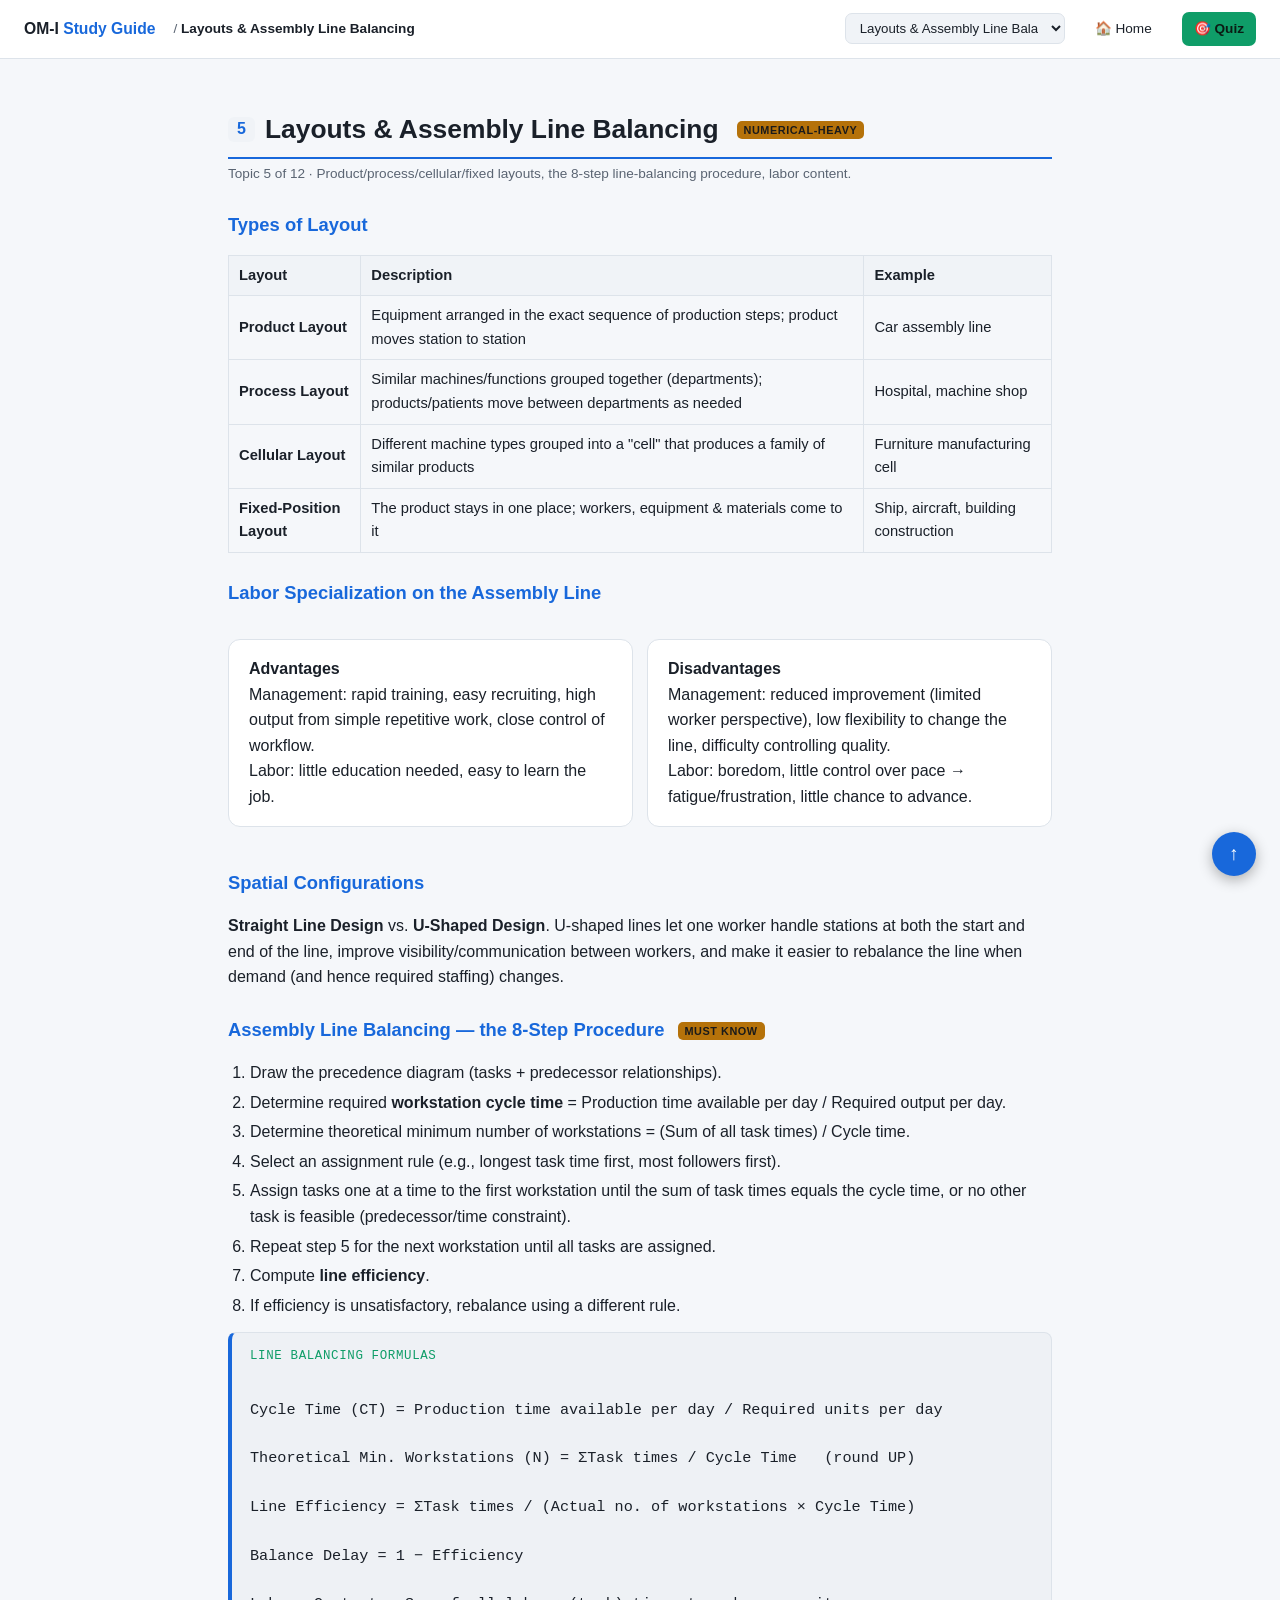
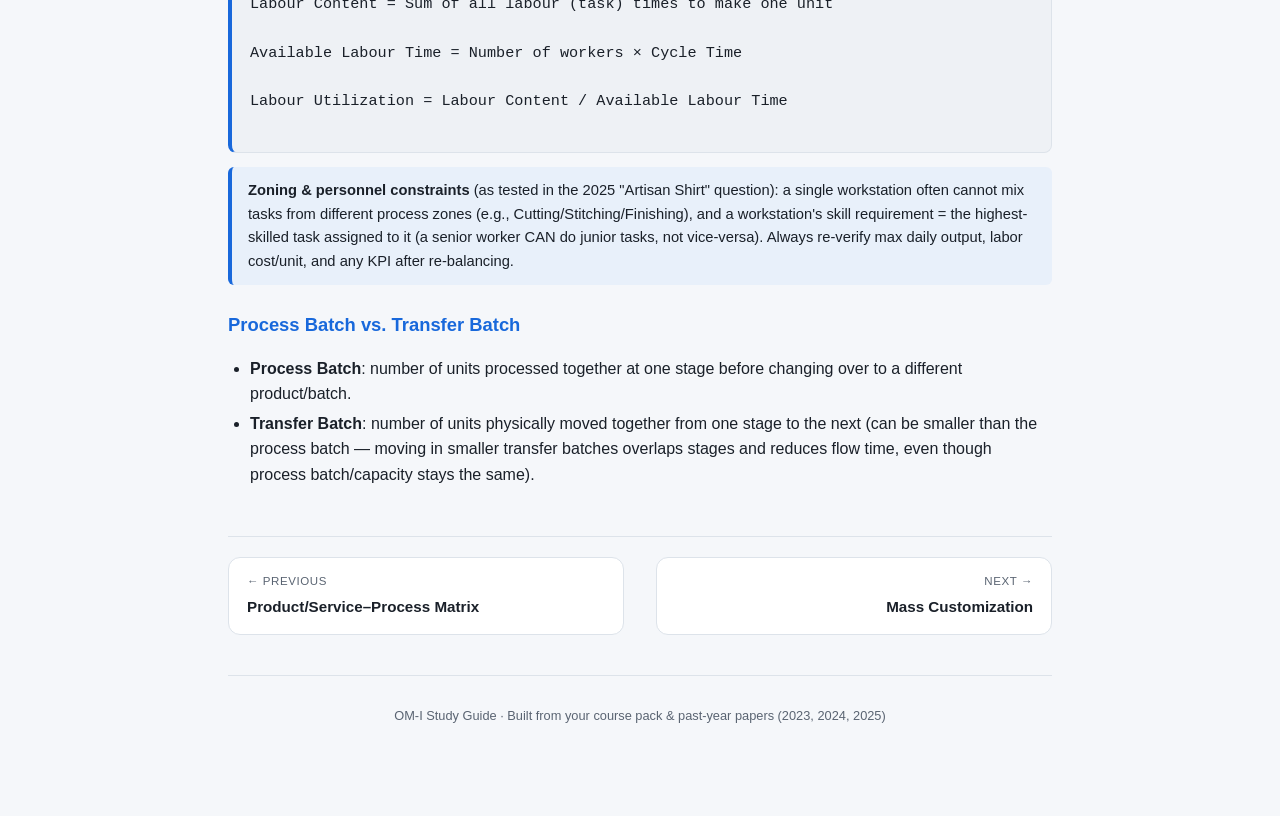
<file: 05-layouts.html>
<!DOCTYPE html>
<html lang="en">
<head>
<meta charset="UTF-8">
<meta name="viewport" content="width=device-width, initial-scale=1.0">
<title>Layouts & Assembly Line Balancing — OM-I Study Guide</title>
<link rel="stylesheet" href="styles.css">

</head>
<body>
<div class="topbar">
  <a class="brand" href="index.html">OM-I <span>Study Guide</span></a>
  <span class="crumb">/ <strong>Layouts & Assembly Line Balancing</strong></span>
  <div class="spacer"></div>
  <select class="jump" onchange="if(this.value) window.location.href=this.value">
    <option value="">Jump to topic…</option>
    <option value="01-intro.html" >Introduction to Operations Management</option><option value="02-terminology.html" >Terminology & Little's Law</option><option value="03-codp.html" >CODP & Manufacturing Strategy</option><option value="04-process-matrix.html" >Product/Service–Process Matrix</option><option value="05-layouts.html" selected>Layouts & Assembly Line Balancing</option><option value="06-mass-customization.html" >Mass Customization</option><option value="07-tps-lean-jit.html" >Toyota Production System, Lean & JIT</option><option value="08-suppliers.html" >Supplier Relationships</option><option value="09-capacity.html" >Strategic Capacity Management</option><option value="10-bullwhip.html" >Bullwhip Effect & Supply Chain</option><option value="11-project-management.html" >Project Management: CPM & Crashing</option><option value="12-worked-examples.html" >Worked Numericals</option>
  </select>
  <a class="tb-link" href="index.html">🏠 Home</a>
  <a class="tb-link quiz" href="quiz.html">🎯 Quiz</a>
</div>
<main>
<div class="page-head">
  <h1><span class="num">5</span> Layouts & Assembly Line Balancing <span class="examtag">Numerical-heavy</span></h1>
  <div class="subtitle">Topic 5 of 12 &middot; Product/process/cellular/fixed layouts, the 8-step line-balancing procedure, labor content.</div>
</div><h3>Types of Layout</h3>
    <table>
      <tr><th>Layout</th><th>Description</th><th>Example</th></tr>
      <tr><td><strong>Product Layout</strong></td><td>Equipment arranged in the exact sequence of production steps; product moves station to station</td><td>Car assembly line</td></tr>
      <tr><td><strong>Process Layout</strong></td><td>Similar machines/functions grouped together (departments); products/patients move between departments as needed</td><td>Hospital, machine shop</td></tr>
      <tr><td><strong>Cellular Layout</strong></td><td>Different machine types grouped into a "cell" that produces a family of similar products</td><td>Furniture manufacturing cell</td></tr>
      <tr><td><strong>Fixed-Position Layout</strong></td><td>The product stays in one place; workers, equipment &amp; materials come to it</td><td>Ship, aircraft, building construction</td></tr>
    </table>

    <h3>Labor Specialization on the Assembly Line</h3>
    <div class="grid2">
      <div class="card"><strong>Advantages</strong><br>Management: rapid training, easy recruiting, high output from simple repetitive work, close control of workflow.<br>Labor: little education needed, easy to learn the job.</div>
      <div class="card"><strong>Disadvantages</strong><br>Management: reduced improvement (limited worker perspective), low flexibility to change the line, difficulty controlling quality.<br>Labor: boredom, little control over pace → fatigue/frustration, little chance to advance.</div>
    </div>

    <h3>Spatial Configurations</h3>
    <p><strong>Straight Line Design</strong> vs. <strong>U-Shaped Design</strong>. U-shaped lines let one worker handle stations at both the start and end of the line, improve visibility/communication between workers, and make it easier to rebalance the line when demand (and hence required staffing) changes.</p>

    <h3>Assembly Line Balancing — the 8-Step Procedure <span class="examtag">Must know</span></h3>
    <ol>
      <li>Draw the precedence diagram (tasks + predecessor relationships).</li>
      <li>Determine required <strong>workstation cycle time</strong> = Production time available per day / Required output per day.</li>
      <li>Determine theoretical minimum number of workstations = (Sum of all task times) / Cycle time.</li>
      <li>Select an assignment rule (e.g., longest task time first, most followers first).</li>
      <li>Assign tasks one at a time to the first workstation until the sum of task times equals the cycle time, or no other task is feasible (predecessor/time constraint).</li>
      <li>Repeat step 5 for the next workstation until all tasks are assigned.</li>
      <li>Compute <strong>line efficiency</strong>.</li>
      <li>If efficiency is unsatisfactory, rebalance using a different rule.</li>
    </ol>

    <div class="formula"><span class="label">Line Balancing Formulas</span>
Cycle Time (CT) = Production time available per day / Required units per day

Theoretical Min. Workstations (N) = ΣTask times / Cycle Time   (round UP)

Line Efficiency = ΣTask times / (Actual no. of workstations × Cycle Time)

Balance Delay = 1 − Efficiency

Labour Content = Sum of all labour (task) times to make one unit

Available Labour Time = Number of workers × Cycle Time

Labour Utilization = Labour Content / Available Labour Time
    </div>

    <div class="note"><strong>Zoning &amp; personnel constraints</strong> (as tested in the 2025 "Artisan Shirt" question): a single workstation often cannot mix tasks from different process zones (e.g., Cutting/Stitching/Finishing), and a workstation's skill requirement = the highest-skilled task assigned to it (a senior worker CAN do junior tasks, not vice-versa). Always re-verify max daily output, labor cost/unit, and any KPI after re-balancing.</div>

    <h3>Process Batch vs. Transfer Batch</h3>
    <ul>
      <li><strong>Process Batch</strong>: number of units processed together at one stage before changing over to a different product/batch.</li>
      <li><strong>Transfer Batch</strong>: number of units physically moved together from one stage to the next (can be smaller than the process batch — moving in smaller transfer batches overlaps stages and reduces flow time, even though process batch/capacity stays the same).</li>
    </ul>
  <div class="pagenav"><a class="prev" href="04-process-matrix.html"><span class="dir">← Previous</span><span class="title">Product/Service–Process Matrix</span></a><a class="next" href="06-mass-customization.html"><span class="dir">Next →</span><span class="title">Mass Customization</span></a></div>
<footer>OM-I Study Guide &middot; Built from your course pack &amp; past-year papers (2023, 2024, 2025)</footer>
</main>
<div class="backtop" onclick="window.scrollTo({top:0,behavior:'smooth'})" title="Back to top">↑</div>
</body>
</html>
</file>
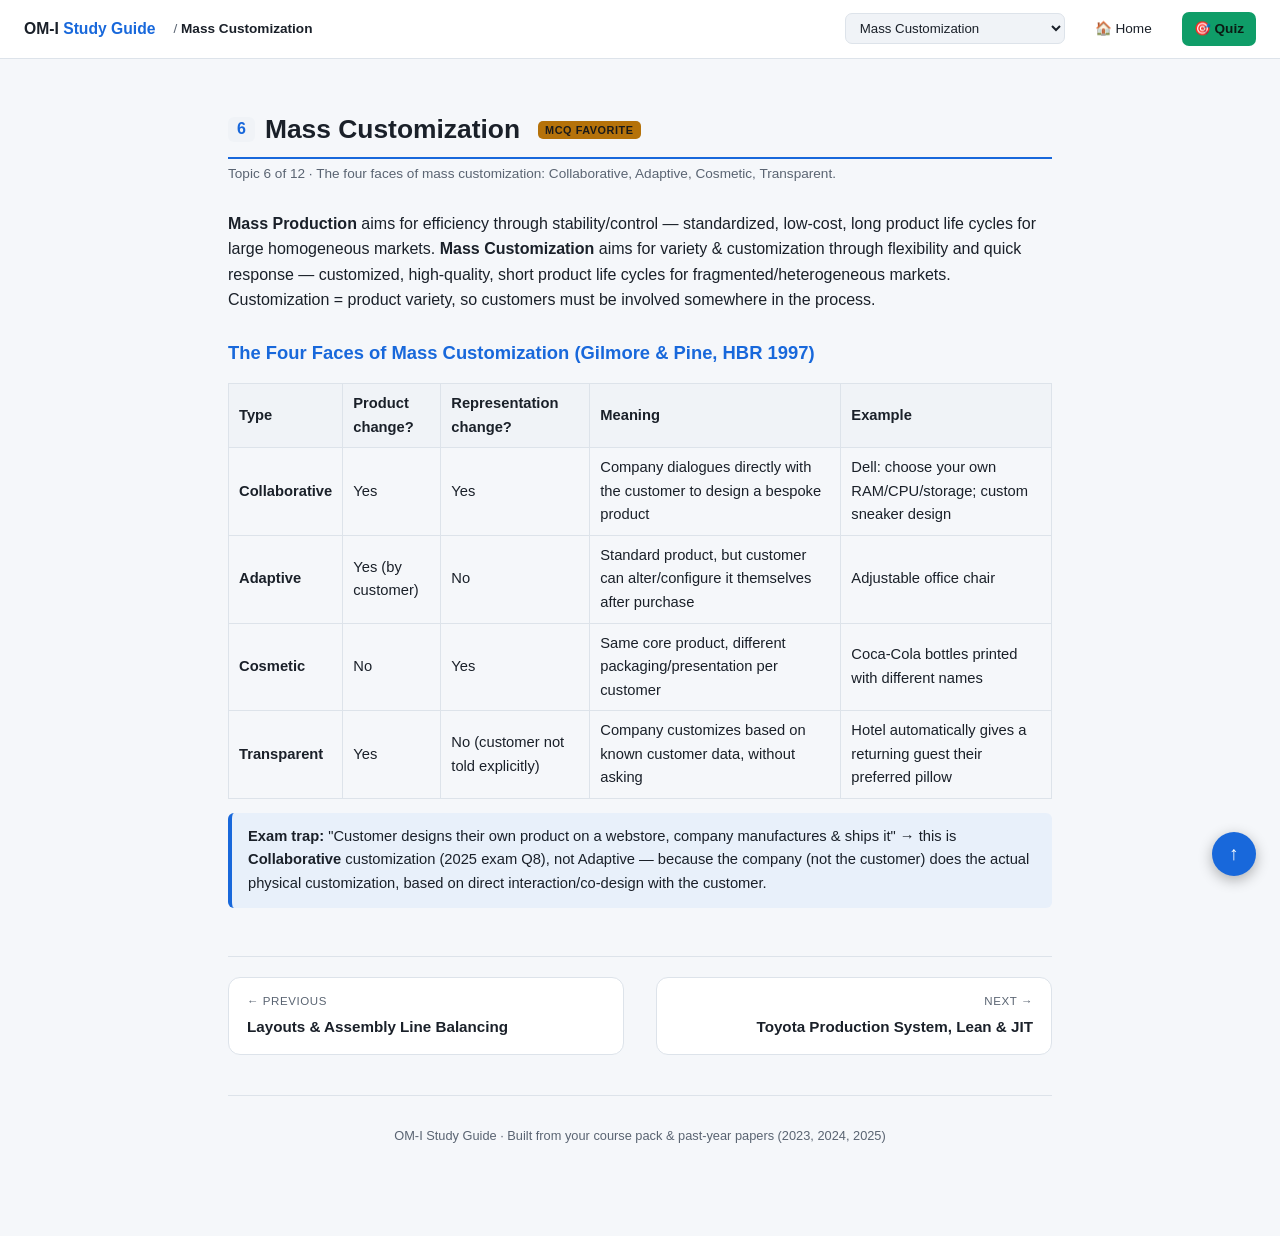
<file: 06-mass-customization.html>
<!DOCTYPE html>
<html lang="en">
<head>
<meta charset="UTF-8">
<meta name="viewport" content="width=device-width, initial-scale=1.0">
<title>Mass Customization — OM-I Study Guide</title>
<link rel="stylesheet" href="styles.css">

</head>
<body>
<div class="topbar">
  <a class="brand" href="index.html">OM-I <span>Study Guide</span></a>
  <span class="crumb">/ <strong>Mass Customization</strong></span>
  <div class="spacer"></div>
  <select class="jump" onchange="if(this.value) window.location.href=this.value">
    <option value="">Jump to topic…</option>
    <option value="01-intro.html" >Introduction to Operations Management</option><option value="02-terminology.html" >Terminology & Little's Law</option><option value="03-codp.html" >CODP & Manufacturing Strategy</option><option value="04-process-matrix.html" >Product/Service–Process Matrix</option><option value="05-layouts.html" >Layouts & Assembly Line Balancing</option><option value="06-mass-customization.html" selected>Mass Customization</option><option value="07-tps-lean-jit.html" >Toyota Production System, Lean & JIT</option><option value="08-suppliers.html" >Supplier Relationships</option><option value="09-capacity.html" >Strategic Capacity Management</option><option value="10-bullwhip.html" >Bullwhip Effect & Supply Chain</option><option value="11-project-management.html" >Project Management: CPM & Crashing</option><option value="12-worked-examples.html" >Worked Numericals</option>
  </select>
  <a class="tb-link" href="index.html">🏠 Home</a>
  <a class="tb-link quiz" href="quiz.html">🎯 Quiz</a>
</div>
<main>
<div class="page-head">
  <h1><span class="num">6</span> Mass Customization <span class="examtag">MCQ favorite</span></h1>
  <div class="subtitle">Topic 6 of 12 &middot; The four faces of mass customization: Collaborative, Adaptive, Cosmetic, Transparent.</div>
</div><p><strong>Mass Production</strong> aims for efficiency through stability/control — standardized, low-cost, long product life cycles for large homogeneous markets. <strong>Mass Customization</strong> aims for variety &amp; customization through flexibility and quick response — customized, high-quality, short product life cycles for fragmented/heterogeneous markets. Customization = product variety, so customers must be involved somewhere in the process.</p>

    <h3>The Four Faces of Mass Customization (Gilmore &amp; Pine, HBR 1997)</h3>
    <table>
      <tr><th>Type</th><th>Product change?</th><th>Representation change?</th><th>Meaning</th><th>Example</th></tr>
      <tr><td><strong>Collaborative</strong></td><td>Yes</td><td>Yes</td><td>Company dialogues directly with the customer to design a bespoke product</td><td>Dell: choose your own RAM/CPU/storage; custom sneaker design</td></tr>
      <tr><td><strong>Adaptive</strong></td><td>Yes (by customer)</td><td>No</td><td>Standard product, but customer can alter/configure it themselves after purchase</td><td>Adjustable office chair</td></tr>
      <tr><td><strong>Cosmetic</strong></td><td>No</td><td>Yes</td><td>Same core product, different packaging/presentation per customer</td><td>Coca-Cola bottles printed with different names</td></tr>
      <tr><td><strong>Transparent</strong></td><td>Yes</td><td>No (customer not told explicitly)</td><td>Company customizes based on known customer data, without asking</td><td>Hotel automatically gives a returning guest their preferred pillow</td></tr>
    </table>
    <div class="note"><strong>Exam trap:</strong> "Customer designs their own product on a webstore, company manufactures & ships it" → this is <strong>Collaborative</strong> customization (2025 exam Q8), not Adaptive — because the company (not the customer) does the actual physical customization, based on direct interaction/co-design with the customer.</div>
  <div class="pagenav"><a class="prev" href="05-layouts.html"><span class="dir">← Previous</span><span class="title">Layouts & Assembly Line Balancing</span></a><a class="next" href="07-tps-lean-jit.html"><span class="dir">Next →</span><span class="title">Toyota Production System, Lean & JIT</span></a></div>
<footer>OM-I Study Guide &middot; Built from your course pack &amp; past-year papers (2023, 2024, 2025)</footer>
</main>
<div class="backtop" onclick="window.scrollTo({top:0,behavior:'smooth'})" title="Back to top">↑</div>
</body>
</html>
</file>
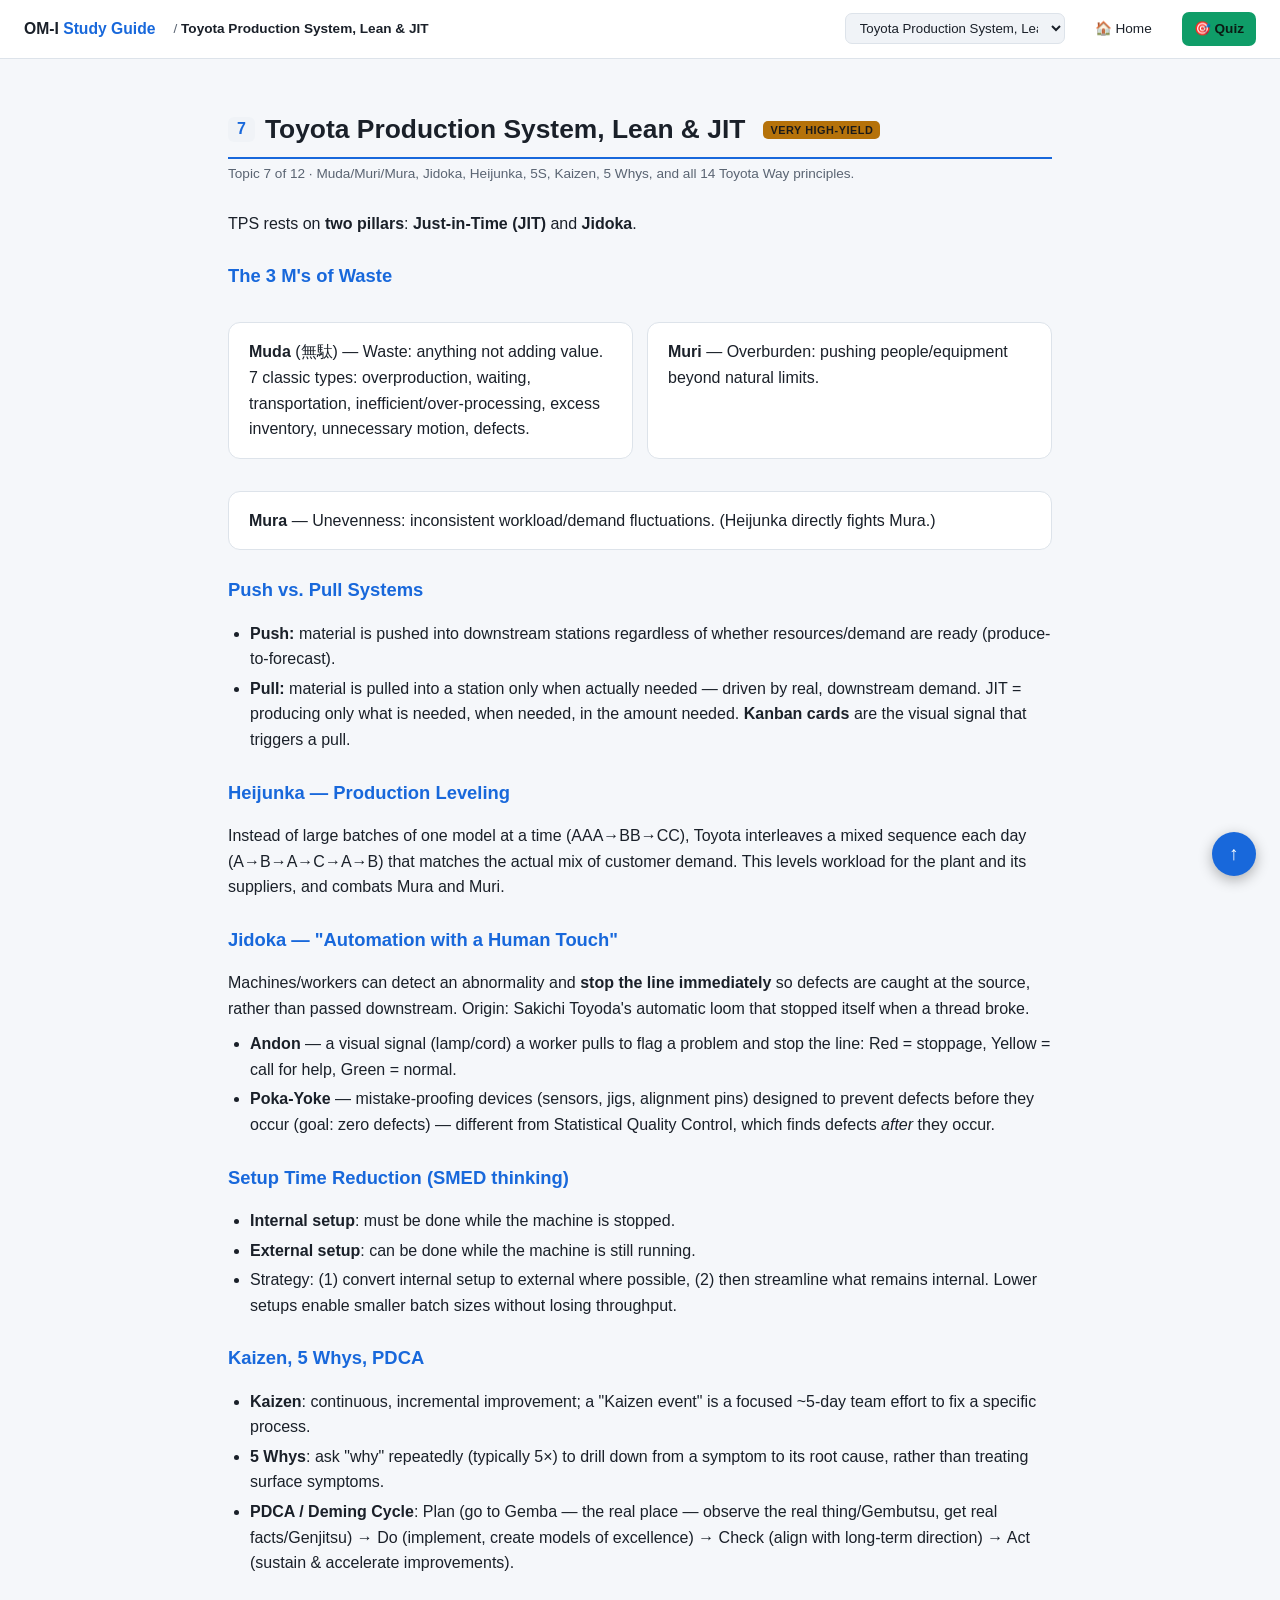
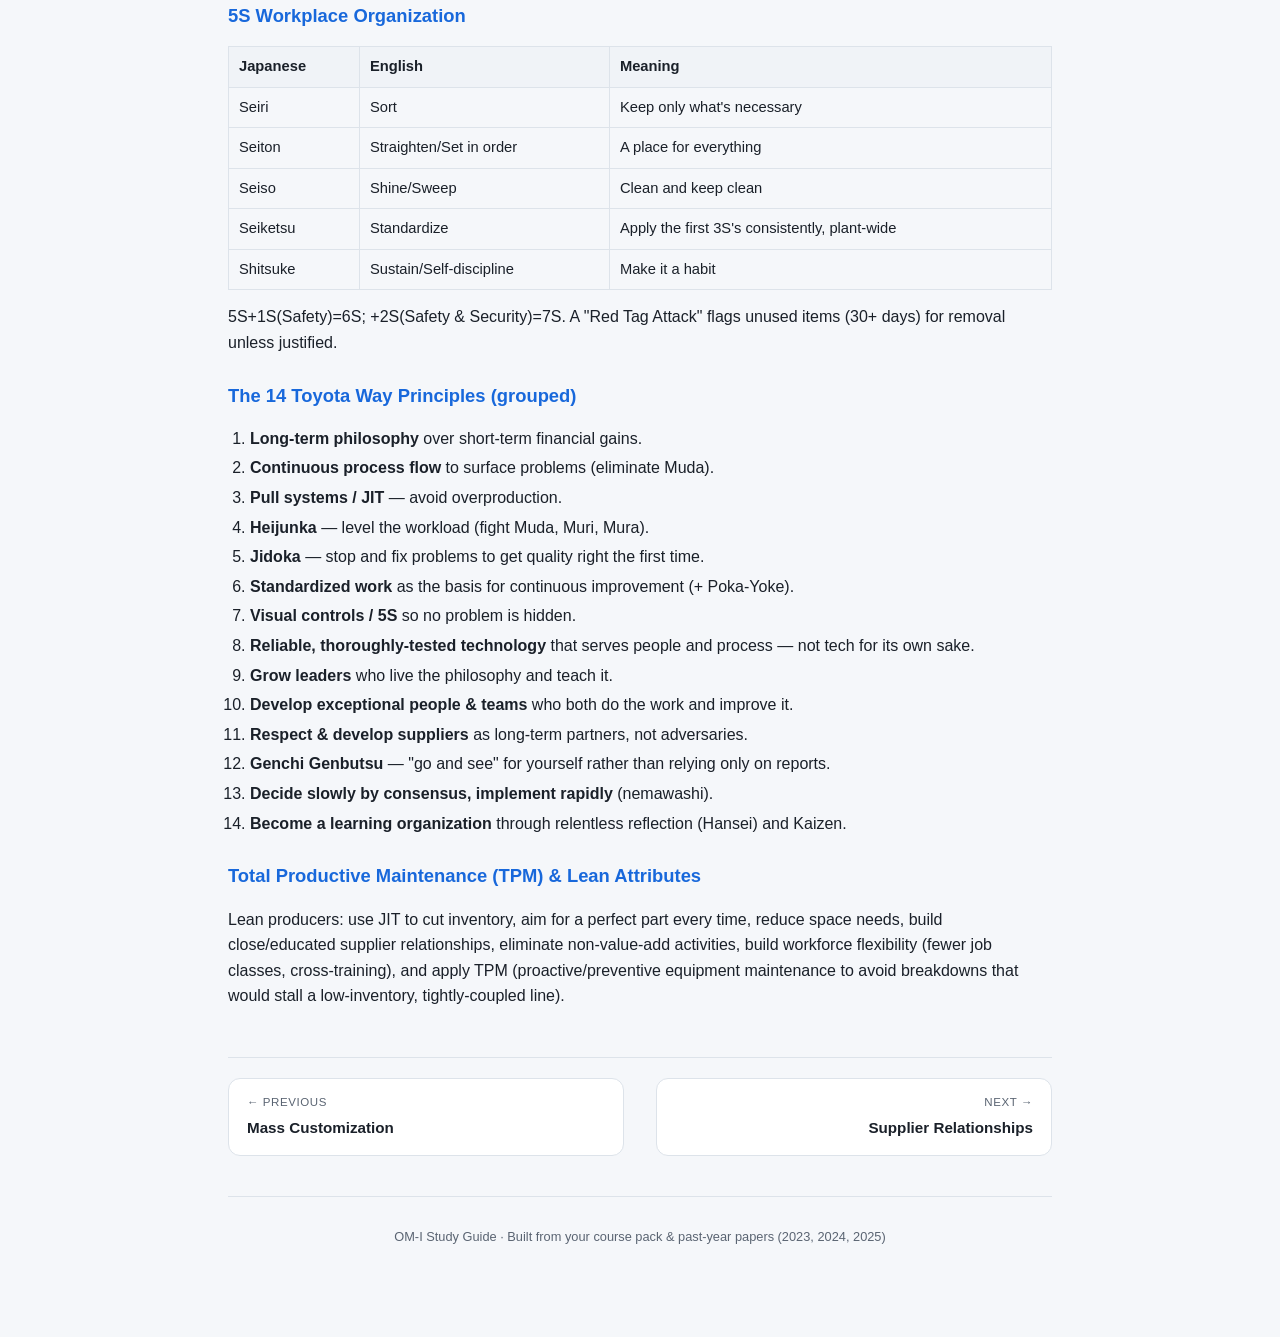
<file: 07-tps-lean-jit.html>
<!DOCTYPE html>
<html lang="en">
<head>
<meta charset="UTF-8">
<meta name="viewport" content="width=device-width, initial-scale=1.0">
<title>Toyota Production System, Lean & JIT — OM-I Study Guide</title>
<link rel="stylesheet" href="styles.css">

</head>
<body>
<div class="topbar">
  <a class="brand" href="index.html">OM-I <span>Study Guide</span></a>
  <span class="crumb">/ <strong>Toyota Production System, Lean & JIT</strong></span>
  <div class="spacer"></div>
  <select class="jump" onchange="if(this.value) window.location.href=this.value">
    <option value="">Jump to topic…</option>
    <option value="01-intro.html" >Introduction to Operations Management</option><option value="02-terminology.html" >Terminology & Little's Law</option><option value="03-codp.html" >CODP & Manufacturing Strategy</option><option value="04-process-matrix.html" >Product/Service–Process Matrix</option><option value="05-layouts.html" >Layouts & Assembly Line Balancing</option><option value="06-mass-customization.html" >Mass Customization</option><option value="07-tps-lean-jit.html" selected>Toyota Production System, Lean & JIT</option><option value="08-suppliers.html" >Supplier Relationships</option><option value="09-capacity.html" >Strategic Capacity Management</option><option value="10-bullwhip.html" >Bullwhip Effect & Supply Chain</option><option value="11-project-management.html" >Project Management: CPM & Crashing</option><option value="12-worked-examples.html" >Worked Numericals</option>
  </select>
  <a class="tb-link" href="index.html">🏠 Home</a>
  <a class="tb-link quiz" href="quiz.html">🎯 Quiz</a>
</div>
<main>
<div class="page-head">
  <h1><span class="num">7</span> Toyota Production System, Lean & JIT <span class="examtag">Very high-yield</span></h1>
  <div class="subtitle">Topic 7 of 12 &middot; Muda/Muri/Mura, Jidoka, Heijunka, 5S, Kaizen, 5 Whys, and all 14 Toyota Way principles.</div>
</div><p>TPS rests on <strong>two pillars</strong>: <strong>Just-in-Time (JIT)</strong> and <strong>Jidoka</strong>.</p>

    <h3>The 3 M's of Waste</h3>
    <div class="grid2">
      <div class="card"><strong>Muda</strong> (無駄) — Waste: anything not adding value. 7 classic types: overproduction, waiting, transportation, inefficient/over-processing, excess inventory, unnecessary motion, defects.</div>
      <div class="card"><strong>Muri</strong> — Overburden: pushing people/equipment beyond natural limits.</div>
    </div>
    <div class="card"><strong>Mura</strong> — Unevenness: inconsistent workload/demand fluctuations. (Heijunka directly fights Mura.)</div>

    <h3>Push vs. Pull Systems</h3>
    <ul>
      <li><strong>Push:</strong> material is pushed into downstream stations regardless of whether resources/demand are ready (produce-to-forecast).</li>
      <li><strong>Pull:</strong> material is pulled into a station only when actually needed — driven by real, downstream demand. JIT = producing only what is needed, when needed, in the amount needed. <strong>Kanban cards</strong> are the visual signal that triggers a pull.</li>
    </ul>

    <h3>Heijunka — Production Leveling</h3>
    <p>Instead of large batches of one model at a time (AAA→BB→CC), Toyota interleaves a mixed sequence each day (A→B→A→C→A→B) that matches the actual mix of customer demand. This levels workload for the plant and its suppliers, and combats Mura and Muri.</p>

    <h3>Jidoka — "Automation with a Human Touch"</h3>
    <p>Machines/workers can detect an abnormality and <strong>stop the line immediately</strong> so defects are caught at the source, rather than passed downstream. Origin: Sakichi Toyoda's automatic loom that stopped itself when a thread broke.</p>
    <ul>
      <li><strong>Andon</strong> — a visual signal (lamp/cord) a worker pulls to flag a problem and stop the line: Red = stoppage, Yellow = call for help, Green = normal.</li>
      <li><strong>Poka-Yoke</strong> — mistake-proofing devices (sensors, jigs, alignment pins) designed to prevent defects before they occur (goal: zero defects) — different from Statistical Quality Control, which finds defects <em>after</em> they occur.</li>
    </ul>

    <h3>Setup Time Reduction (SMED thinking)</h3>
    <ul>
      <li><strong>Internal setup</strong>: must be done while the machine is stopped.</li>
      <li><strong>External setup</strong>: can be done while the machine is still running.</li>
      <li>Strategy: (1) convert internal setup to external where possible, (2) then streamline what remains internal. Lower setups enable smaller batch sizes without losing throughput.</li>
    </ul>

    <h3>Kaizen, 5 Whys, PDCA</h3>
    <ul>
      <li><strong>Kaizen</strong>: continuous, incremental improvement; a "Kaizen event" is a focused ~5-day team effort to fix a specific process.</li>
      <li><strong>5 Whys</strong>: ask "why" repeatedly (typically 5×) to drill down from a symptom to its root cause, rather than treating surface symptoms.</li>
      <li><strong>PDCA / Deming Cycle</strong>: Plan (go to Gemba — the real place — observe the real thing/Gembutsu, get real facts/Genjitsu) → Do (implement, create models of excellence) → Check (align with long-term direction) → Act (sustain &amp; accelerate improvements).</li>
    </ul>

    <h3>5S Workplace Organization</h3>
    <table>
      <tr><th>Japanese</th><th>English</th><th>Meaning</th></tr>
      <tr><td>Seiri</td><td>Sort</td><td>Keep only what's necessary</td></tr>
      <tr><td>Seiton</td><td>Straighten/Set in order</td><td>A place for everything</td></tr>
      <tr><td>Seiso</td><td>Shine/Sweep</td><td>Clean and keep clean</td></tr>
      <tr><td>Seiketsu</td><td>Standardize</td><td>Apply the first 3S's consistently, plant-wide</td></tr>
      <tr><td>Shitsuke</td><td>Sustain/Self-discipline</td><td>Make it a habit</td></tr>
    </table>
    <p>5S+1S(Safety)=6S; +2S(Safety &amp; Security)=7S. A "Red Tag Attack" flags unused items (30+ days) for removal unless justified.</p>

    <h3>The 14 Toyota Way Principles (grouped)</h3>
    <ol>
      <li><strong>Long-term philosophy</strong> over short-term financial gains.</li>
      <li><strong>Continuous process flow</strong> to surface problems (eliminate Muda).</li>
      <li><strong>Pull systems / JIT</strong> — avoid overproduction.</li>
      <li><strong>Heijunka</strong> — level the workload (fight Muda, Muri, Mura).</li>
      <li><strong>Jidoka</strong> — stop and fix problems to get quality right the first time.</li>
      <li><strong>Standardized work</strong> as the basis for continuous improvement (+ Poka-Yoke).</li>
      <li><strong>Visual controls / 5S</strong> so no problem is hidden.</li>
      <li><strong>Reliable, thoroughly-tested technology</strong> that serves people and process — not tech for its own sake.</li>
      <li><strong>Grow leaders</strong> who live the philosophy and teach it.</li>
      <li><strong>Develop exceptional people &amp; teams</strong> who both do the work and improve it.</li>
      <li><strong>Respect &amp; develop suppliers</strong> as long-term partners, not adversaries.</li>
      <li><strong>Genchi Genbutsu</strong> — "go and see" for yourself rather than relying only on reports.</li>
      <li><strong>Decide slowly by consensus, implement rapidly</strong> (nemawashi).</li>
      <li><strong>Become a learning organization</strong> through relentless reflection (Hansei) and Kaizen.</li>
    </ol>

    <h3>Total Productive Maintenance (TPM) &amp; Lean Attributes</h3>
    <p>Lean producers: use JIT to cut inventory, aim for a perfect part every time, reduce space needs, build close/educated supplier relationships, eliminate non-value-add activities, build workforce flexibility (fewer job classes, cross-training), and apply TPM (proactive/preventive equipment maintenance to avoid breakdowns that would stall a low-inventory, tightly-coupled line).</p>
  <div class="pagenav"><a class="prev" href="06-mass-customization.html"><span class="dir">← Previous</span><span class="title">Mass Customization</span></a><a class="next" href="08-suppliers.html"><span class="dir">Next →</span><span class="title">Supplier Relationships</span></a></div>
<footer>OM-I Study Guide &middot; Built from your course pack &amp; past-year papers (2023, 2024, 2025)</footer>
</main>
<div class="backtop" onclick="window.scrollTo({top:0,behavior:'smooth'})" title="Back to top">↑</div>
</body>
</html>
</file>
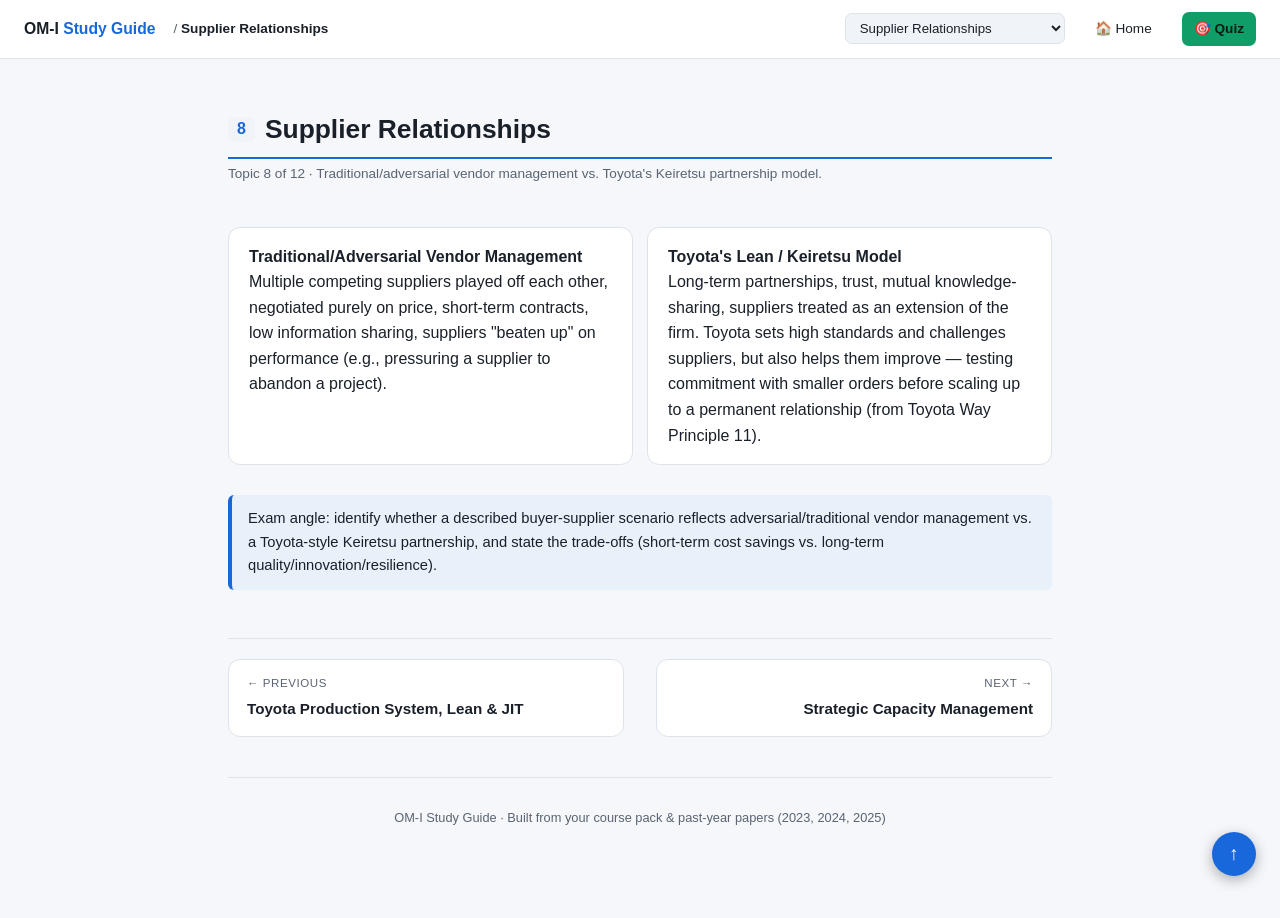
<file: 08-suppliers.html>
<!DOCTYPE html>
<html lang="en">
<head>
<meta charset="UTF-8">
<meta name="viewport" content="width=device-width, initial-scale=1.0">
<title>Supplier Relationships — OM-I Study Guide</title>
<link rel="stylesheet" href="styles.css">

</head>
<body>
<div class="topbar">
  <a class="brand" href="index.html">OM-I <span>Study Guide</span></a>
  <span class="crumb">/ <strong>Supplier Relationships</strong></span>
  <div class="spacer"></div>
  <select class="jump" onchange="if(this.value) window.location.href=this.value">
    <option value="">Jump to topic…</option>
    <option value="01-intro.html" >Introduction to Operations Management</option><option value="02-terminology.html" >Terminology & Little's Law</option><option value="03-codp.html" >CODP & Manufacturing Strategy</option><option value="04-process-matrix.html" >Product/Service–Process Matrix</option><option value="05-layouts.html" >Layouts & Assembly Line Balancing</option><option value="06-mass-customization.html" >Mass Customization</option><option value="07-tps-lean-jit.html" >Toyota Production System, Lean & JIT</option><option value="08-suppliers.html" selected>Supplier Relationships</option><option value="09-capacity.html" >Strategic Capacity Management</option><option value="10-bullwhip.html" >Bullwhip Effect & Supply Chain</option><option value="11-project-management.html" >Project Management: CPM & Crashing</option><option value="12-worked-examples.html" >Worked Numericals</option>
  </select>
  <a class="tb-link" href="index.html">🏠 Home</a>
  <a class="tb-link quiz" href="quiz.html">🎯 Quiz</a>
</div>
<main>
<div class="page-head">
  <h1><span class="num">8</span> Supplier Relationships </h1>
  <div class="subtitle">Topic 8 of 12 &middot; Traditional/adversarial vendor management vs. Toyota's Keiretsu partnership model.</div>
</div><div class="grid2">
      <div class="card"><strong>Traditional/Adversarial Vendor Management</strong><br>Multiple competing suppliers played off each other, negotiated purely on price, short-term contracts, low information sharing, suppliers "beaten up" on performance (e.g., pressuring a supplier to abandon a project).</div>
      <div class="card"><strong>Toyota's Lean / Keiretsu Model</strong><br>Long-term partnerships, trust, mutual knowledge-sharing, suppliers treated as an extension of the firm. Toyota sets high standards and challenges suppliers, but also helps them improve — testing commitment with smaller orders before scaling up to a permanent relationship (from Toyota Way Principle 11).</div>
    </div>
    <div class="note">Exam angle: identify whether a described buyer-supplier scenario reflects adversarial/traditional vendor management vs. a Toyota-style Keiretsu partnership, and state the trade-offs (short-term cost savings vs. long-term quality/innovation/resilience).</div>
  <div class="pagenav"><a class="prev" href="07-tps-lean-jit.html"><span class="dir">← Previous</span><span class="title">Toyota Production System, Lean & JIT</span></a><a class="next" href="09-capacity.html"><span class="dir">Next →</span><span class="title">Strategic Capacity Management</span></a></div>
<footer>OM-I Study Guide &middot; Built from your course pack &amp; past-year papers (2023, 2024, 2025)</footer>
</main>
<div class="backtop" onclick="window.scrollTo({top:0,behavior:'smooth'})" title="Back to top">↑</div>
</body>
</html>
</file>
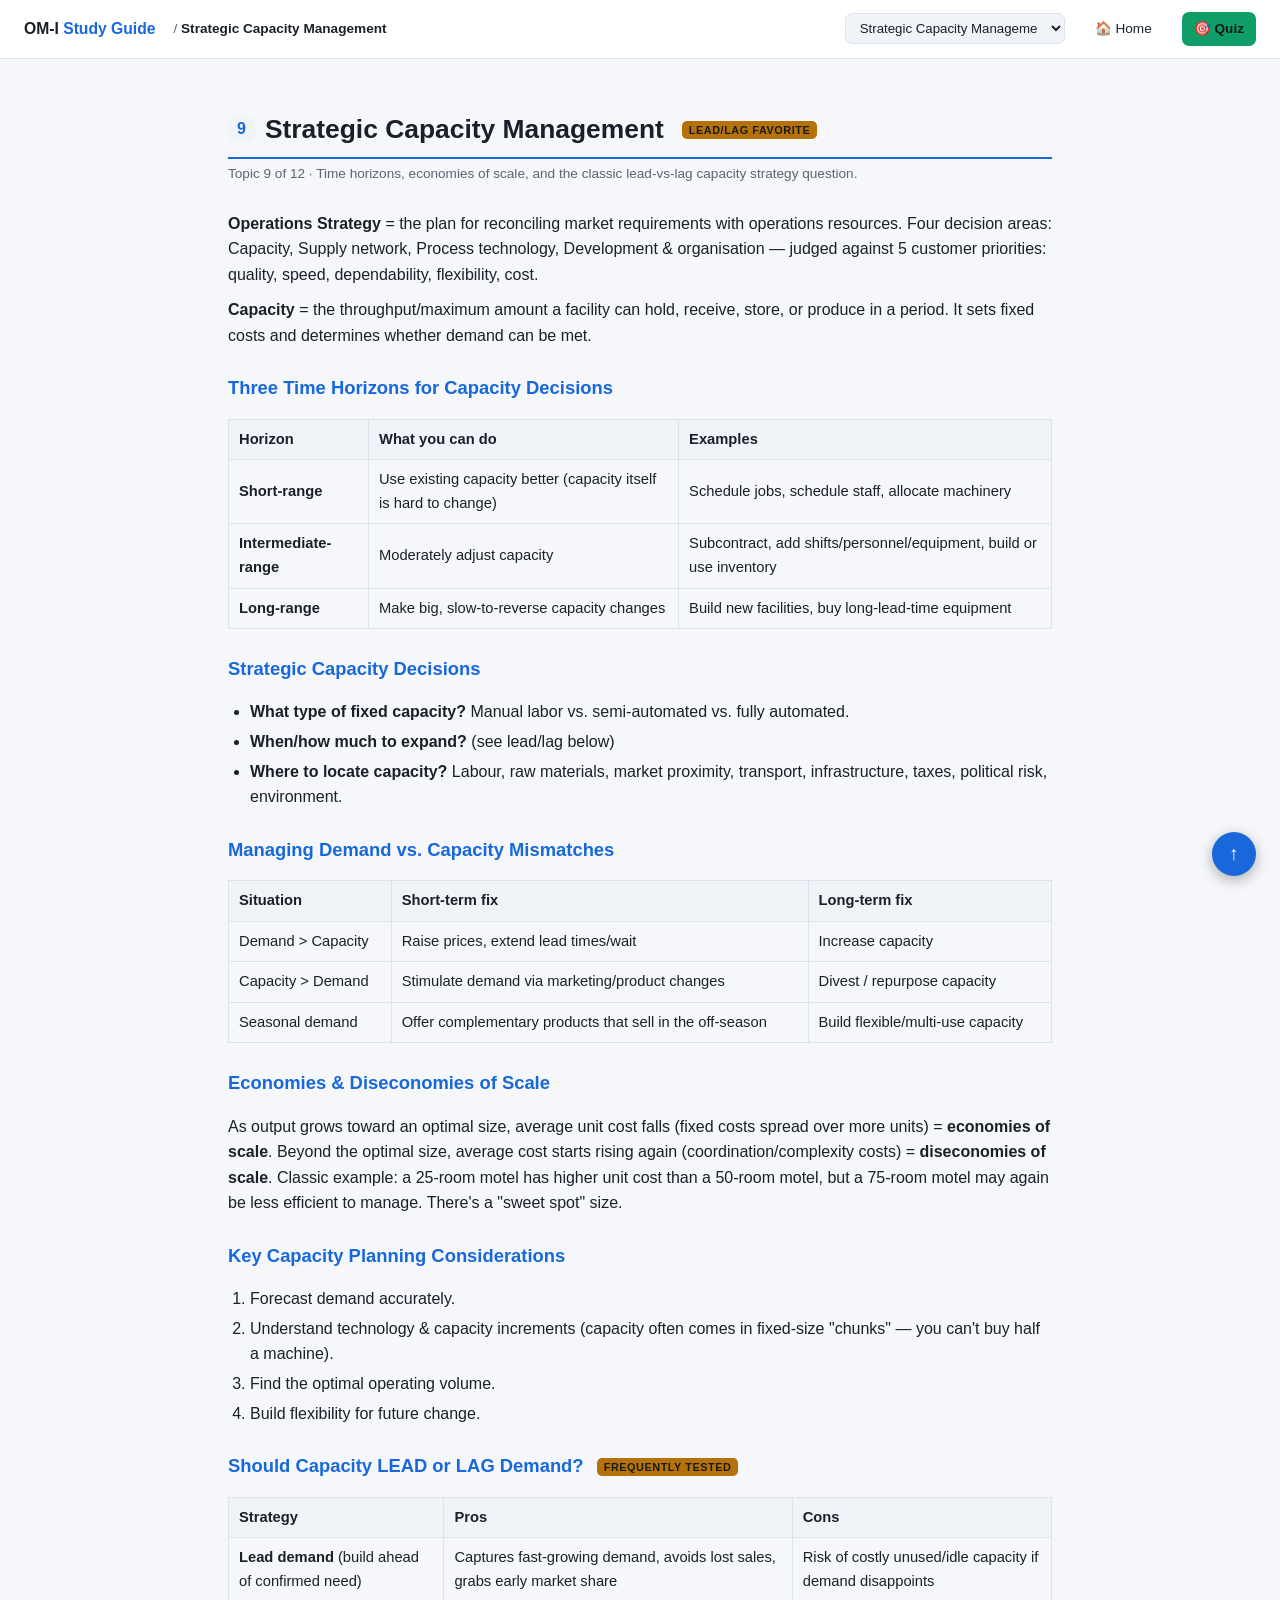
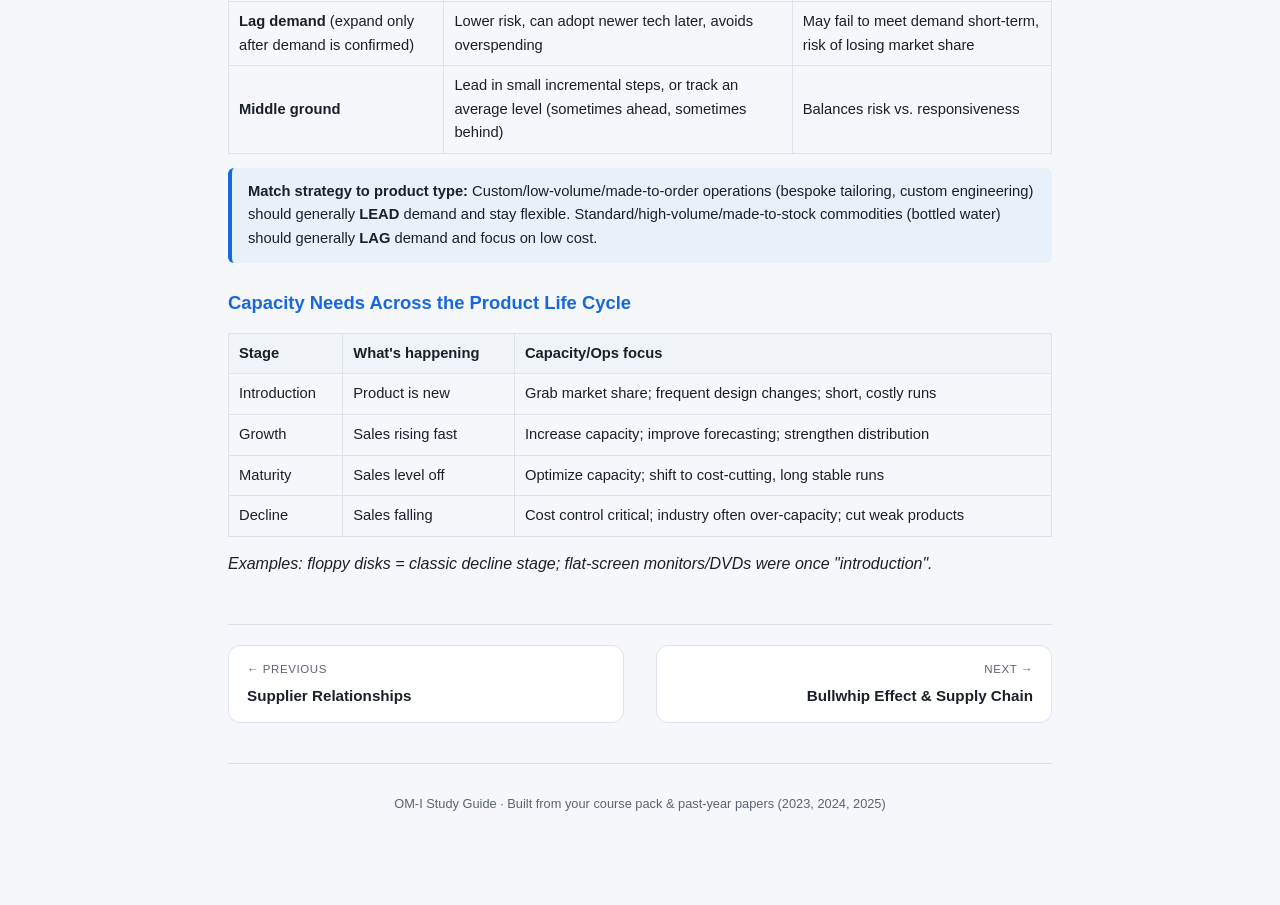
<file: 09-capacity.html>
<!DOCTYPE html>
<html lang="en">
<head>
<meta charset="UTF-8">
<meta name="viewport" content="width=device-width, initial-scale=1.0">
<title>Strategic Capacity Management — OM-I Study Guide</title>
<link rel="stylesheet" href="styles.css">

</head>
<body>
<div class="topbar">
  <a class="brand" href="index.html">OM-I <span>Study Guide</span></a>
  <span class="crumb">/ <strong>Strategic Capacity Management</strong></span>
  <div class="spacer"></div>
  <select class="jump" onchange="if(this.value) window.location.href=this.value">
    <option value="">Jump to topic…</option>
    <option value="01-intro.html" >Introduction to Operations Management</option><option value="02-terminology.html" >Terminology & Little's Law</option><option value="03-codp.html" >CODP & Manufacturing Strategy</option><option value="04-process-matrix.html" >Product/Service–Process Matrix</option><option value="05-layouts.html" >Layouts & Assembly Line Balancing</option><option value="06-mass-customization.html" >Mass Customization</option><option value="07-tps-lean-jit.html" >Toyota Production System, Lean & JIT</option><option value="08-suppliers.html" >Supplier Relationships</option><option value="09-capacity.html" selected>Strategic Capacity Management</option><option value="10-bullwhip.html" >Bullwhip Effect & Supply Chain</option><option value="11-project-management.html" >Project Management: CPM & Crashing</option><option value="12-worked-examples.html" >Worked Numericals</option>
  </select>
  <a class="tb-link" href="index.html">🏠 Home</a>
  <a class="tb-link quiz" href="quiz.html">🎯 Quiz</a>
</div>
<main>
<div class="page-head">
  <h1><span class="num">9</span> Strategic Capacity Management <span class="examtag">Lead/Lag favorite</span></h1>
  <div class="subtitle">Topic 9 of 12 &middot; Time horizons, economies of scale, and the classic lead-vs-lag capacity strategy question.</div>
</div><p><strong>Operations Strategy</strong> = the plan for reconciling market requirements with operations resources. Four decision areas: Capacity, Supply network, Process technology, Development &amp; organisation — judged against 5 customer priorities: quality, speed, dependability, flexibility, cost.</p>

    <p><strong>Capacity</strong> = the throughput/maximum amount a facility can hold, receive, store, or produce in a period. It sets fixed costs and determines whether demand can be met.</p>

    <h3>Three Time Horizons for Capacity Decisions</h3>
    <table>
      <tr><th>Horizon</th><th>What you can do</th><th>Examples</th></tr>
      <tr><td><strong>Short-range</strong></td><td>Use existing capacity better (capacity itself is hard to change)</td><td>Schedule jobs, schedule staff, allocate machinery</td></tr>
      <tr><td><strong>Intermediate-range</strong></td><td>Moderately adjust capacity</td><td>Subcontract, add shifts/personnel/equipment, build or use inventory</td></tr>
      <tr><td><strong>Long-range</strong></td><td>Make big, slow-to-reverse capacity changes</td><td>Build new facilities, buy long-lead-time equipment</td></tr>
    </table>

    <h3>Strategic Capacity Decisions</h3>
    <ul>
      <li><strong>What type of fixed capacity?</strong> Manual labor vs. semi-automated vs. fully automated.</li>
      <li><strong>When/how much to expand?</strong> (see lead/lag below)</li>
      <li><strong>Where to locate capacity?</strong> Labour, raw materials, market proximity, transport, infrastructure, taxes, political risk, environment.</li>
    </ul>

    <h3>Managing Demand vs. Capacity Mismatches</h3>
    <table>
      <tr><th>Situation</th><th>Short-term fix</th><th>Long-term fix</th></tr>
      <tr><td>Demand &gt; Capacity</td><td>Raise prices, extend lead times/wait</td><td>Increase capacity</td></tr>
      <tr><td>Capacity &gt; Demand</td><td>Stimulate demand via marketing/product changes</td><td>Divest / repurpose capacity</td></tr>
      <tr><td>Seasonal demand</td><td>Offer complementary products that sell in the off-season</td><td>Build flexible/multi-use capacity</td></tr>
    </table>

    <h3>Economies &amp; Diseconomies of Scale</h3>
    <p>As output grows toward an optimal size, average unit cost falls (fixed costs spread over more units) = <strong>economies of scale</strong>. Beyond the optimal size, average cost starts rising again (coordination/complexity costs) = <strong>diseconomies of scale</strong>. Classic example: a 25-room motel has higher unit cost than a 50-room motel, but a 75-room motel may again be less efficient to manage. There's a "sweet spot" size.</p>

    <h3>Key Capacity Planning Considerations</h3>
    <ol>
      <li>Forecast demand accurately.</li>
      <li>Understand technology &amp; capacity increments (capacity often comes in fixed-size "chunks" — you can't buy half a machine).</li>
      <li>Find the optimal operating volume.</li>
      <li>Build flexibility for future change.</li>
    </ol>

    <h3>Should Capacity LEAD or LAG Demand? <span class="examtag">Frequently tested</span></h3>
    <table>
      <tr><th>Strategy</th><th>Pros</th><th>Cons</th></tr>
      <tr><td><strong>Lead demand</strong> (build ahead of confirmed need)</td><td>Captures fast-growing demand, avoids lost sales, grabs early market share</td><td>Risk of costly unused/idle capacity if demand disappoints</td></tr>
      <tr><td><strong>Lag demand</strong> (expand only after demand is confirmed)</td><td>Lower risk, can adopt newer tech later, avoids overspending</td><td>May fail to meet demand short-term, risk of losing market share</td></tr>
      <tr><td><strong>Middle ground</strong></td><td>Lead in small incremental steps, or track an average level (sometimes ahead, sometimes behind)</td><td>Balances risk vs. responsiveness</td></tr>
    </table>
    <div class="note"><strong>Match strategy to product type:</strong> Custom/low-volume/made-to-order operations (bespoke tailoring, custom engineering) should generally <strong>LEAD</strong> demand and stay flexible. Standard/high-volume/made-to-stock commodities (bottled water) should generally <strong>LAG</strong> demand and focus on low cost.</div>

    <h3>Capacity Needs Across the Product Life Cycle</h3>
    <table>
      <tr><th>Stage</th><th>What's happening</th><th>Capacity/Ops focus</th></tr>
      <tr><td>Introduction</td><td>Product is new</td><td>Grab market share; frequent design changes; short, costly runs</td></tr>
      <tr><td>Growth</td><td>Sales rising fast</td><td>Increase capacity; improve forecasting; strengthen distribution</td></tr>
      <tr><td>Maturity</td><td>Sales level off</td><td>Optimize capacity; shift to cost-cutting, long stable runs</td></tr>
      <tr><td>Decline</td><td>Sales falling</td><td>Cost control critical; industry often over-capacity; cut weak products</td></tr>
    </table>
    <p><em>Examples: floppy disks = classic decline stage; flat-screen monitors/DVDs were once "introduction".</em></p>
  <div class="pagenav"><a class="prev" href="08-suppliers.html"><span class="dir">← Previous</span><span class="title">Supplier Relationships</span></a><a class="next" href="10-bullwhip.html"><span class="dir">Next →</span><span class="title">Bullwhip Effect & Supply Chain</span></a></div>
<footer>OM-I Study Guide &middot; Built from your course pack &amp; past-year papers (2023, 2024, 2025)</footer>
</main>
<div class="backtop" onclick="window.scrollTo({top:0,behavior:'smooth'})" title="Back to top">↑</div>
</body>
</html>
</file>
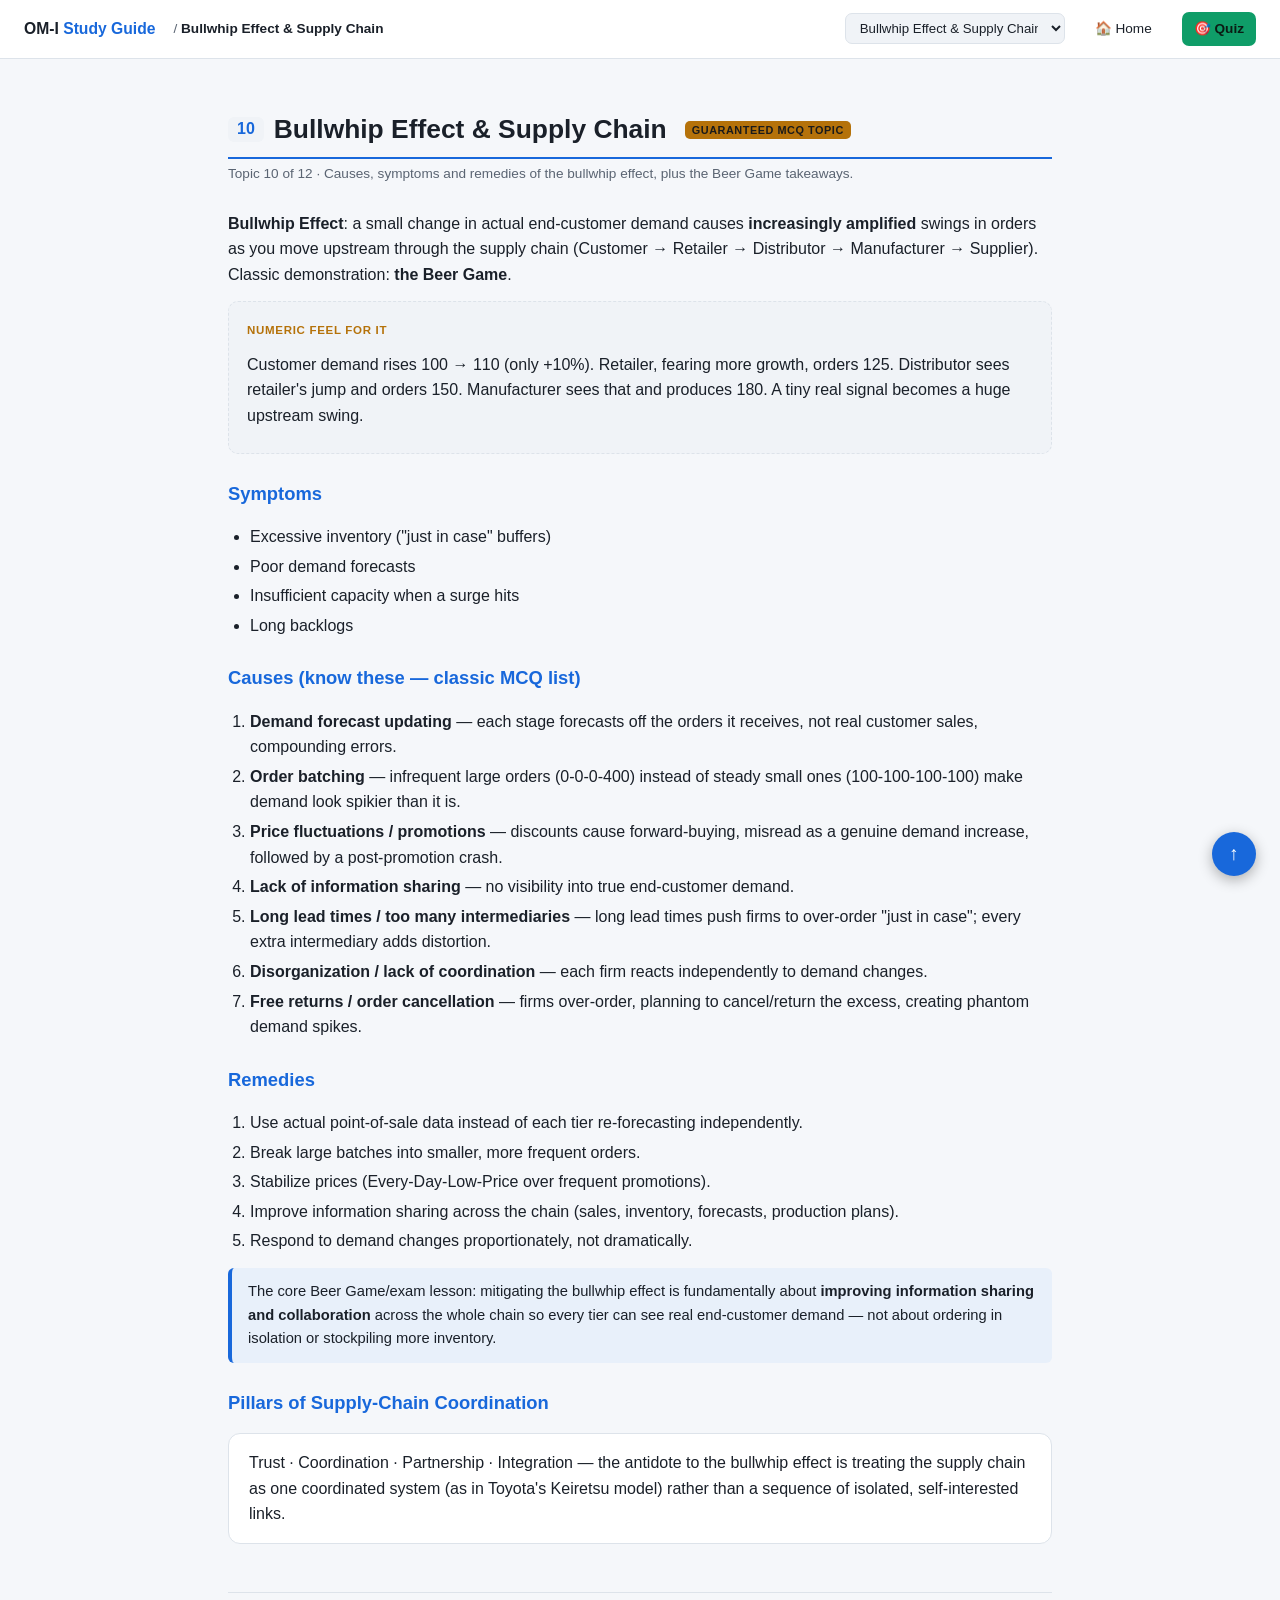
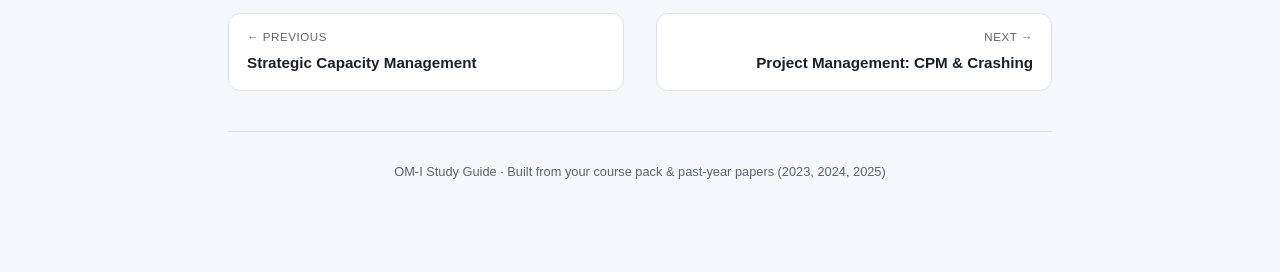
<file: 10-bullwhip.html>
<!DOCTYPE html>
<html lang="en">
<head>
<meta charset="UTF-8">
<meta name="viewport" content="width=device-width, initial-scale=1.0">
<title>Bullwhip Effect & Supply Chain — OM-I Study Guide</title>
<link rel="stylesheet" href="styles.css">

</head>
<body>
<div class="topbar">
  <a class="brand" href="index.html">OM-I <span>Study Guide</span></a>
  <span class="crumb">/ <strong>Bullwhip Effect & Supply Chain</strong></span>
  <div class="spacer"></div>
  <select class="jump" onchange="if(this.value) window.location.href=this.value">
    <option value="">Jump to topic…</option>
    <option value="01-intro.html" >Introduction to Operations Management</option><option value="02-terminology.html" >Terminology & Little's Law</option><option value="03-codp.html" >CODP & Manufacturing Strategy</option><option value="04-process-matrix.html" >Product/Service–Process Matrix</option><option value="05-layouts.html" >Layouts & Assembly Line Balancing</option><option value="06-mass-customization.html" >Mass Customization</option><option value="07-tps-lean-jit.html" >Toyota Production System, Lean & JIT</option><option value="08-suppliers.html" >Supplier Relationships</option><option value="09-capacity.html" >Strategic Capacity Management</option><option value="10-bullwhip.html" selected>Bullwhip Effect & Supply Chain</option><option value="11-project-management.html" >Project Management: CPM & Crashing</option><option value="12-worked-examples.html" >Worked Numericals</option>
  </select>
  <a class="tb-link" href="index.html">🏠 Home</a>
  <a class="tb-link quiz" href="quiz.html">🎯 Quiz</a>
</div>
<main>
<div class="page-head">
  <h1><span class="num">10</span> Bullwhip Effect & Supply Chain <span class="examtag">Guaranteed MCQ topic</span></h1>
  <div class="subtitle">Topic 10 of 12 &middot; Causes, symptoms and remedies of the bullwhip effect, plus the Beer Game takeaways.</div>
</div><p><strong>Bullwhip Effect</strong>: a small change in actual end-customer demand causes <strong>increasingly amplified</strong> swings in orders as you move upstream through the supply chain (Customer → Retailer → Distributor → Manufacturer → Supplier). Classic demonstration: <strong>the Beer Game</strong>.</p>

    <div class="example">
      <span class="tag">Numeric feel for it</span>
      <p>Customer demand rises 100 → 110 (only +10%). Retailer, fearing more growth, orders 125. Distributor sees retailer's jump and orders 150. Manufacturer sees that and produces 180. A tiny real signal becomes a huge upstream swing.</p>
    </div>

    <h3>Symptoms</h3>
    <ul>
      <li>Excessive inventory ("just in case" buffers)</li>
      <li>Poor demand forecasts</li>
      <li>Insufficient capacity when a surge hits</li>
      <li>Long backlogs</li>
    </ul>

    <h3>Causes (know these — classic MCQ list)</h3>
    <ol>
      <li><strong>Demand forecast updating</strong> — each stage forecasts off the orders it receives, not real customer sales, compounding errors.</li>
      <li><strong>Order batching</strong> — infrequent large orders (0-0-0-400) instead of steady small ones (100-100-100-100) make demand look spikier than it is.</li>
      <li><strong>Price fluctuations / promotions</strong> — discounts cause forward-buying, misread as a genuine demand increase, followed by a post-promotion crash.</li>
      <li><strong>Lack of information sharing</strong> — no visibility into true end-customer demand.</li>
      <li><strong>Long lead times / too many intermediaries</strong> — long lead times push firms to over-order "just in case"; every extra intermediary adds distortion.</li>
      <li><strong>Disorganization / lack of coordination</strong> — each firm reacts independently to demand changes.</li>
      <li><strong>Free returns / order cancellation</strong> — firms over-order, planning to cancel/return the excess, creating phantom demand spikes.</li>
    </ol>

    <h3>Remedies</h3>
    <ol>
      <li>Use actual point-of-sale data instead of each tier re-forecasting independently.</li>
      <li>Break large batches into smaller, more frequent orders.</li>
      <li>Stabilize prices (Every-Day-Low-Price over frequent promotions).</li>
      <li>Improve information sharing across the chain (sales, inventory, forecasts, production plans).</li>
      <li>Respond to demand changes proportionately, not dramatically.</li>
    </ol>

    <div class="note">The core Beer Game/exam lesson: mitigating the bullwhip effect is fundamentally about <strong>improving information sharing and collaboration</strong> across the whole chain so every tier can see real end-customer demand — not about ordering in isolation or stockpiling more inventory.</div>

    <h3>Pillars of Supply-Chain Coordination</h3>
    <p class="card">Trust · Coordination · Partnership · Integration — the antidote to the bullwhip effect is treating the supply chain as one coordinated system (as in Toyota's Keiretsu model) rather than a sequence of isolated, self-interested links.</p>
  <div class="pagenav"><a class="prev" href="09-capacity.html"><span class="dir">← Previous</span><span class="title">Strategic Capacity Management</span></a><a class="next" href="11-project-management.html"><span class="dir">Next →</span><span class="title">Project Management: CPM & Crashing</span></a></div>
<footer>OM-I Study Guide &middot; Built from your course pack &amp; past-year papers (2023, 2024, 2025)</footer>
</main>
<div class="backtop" onclick="window.scrollTo({top:0,behavior:'smooth'})" title="Back to top">↑</div>
</body>
</html>
</file>
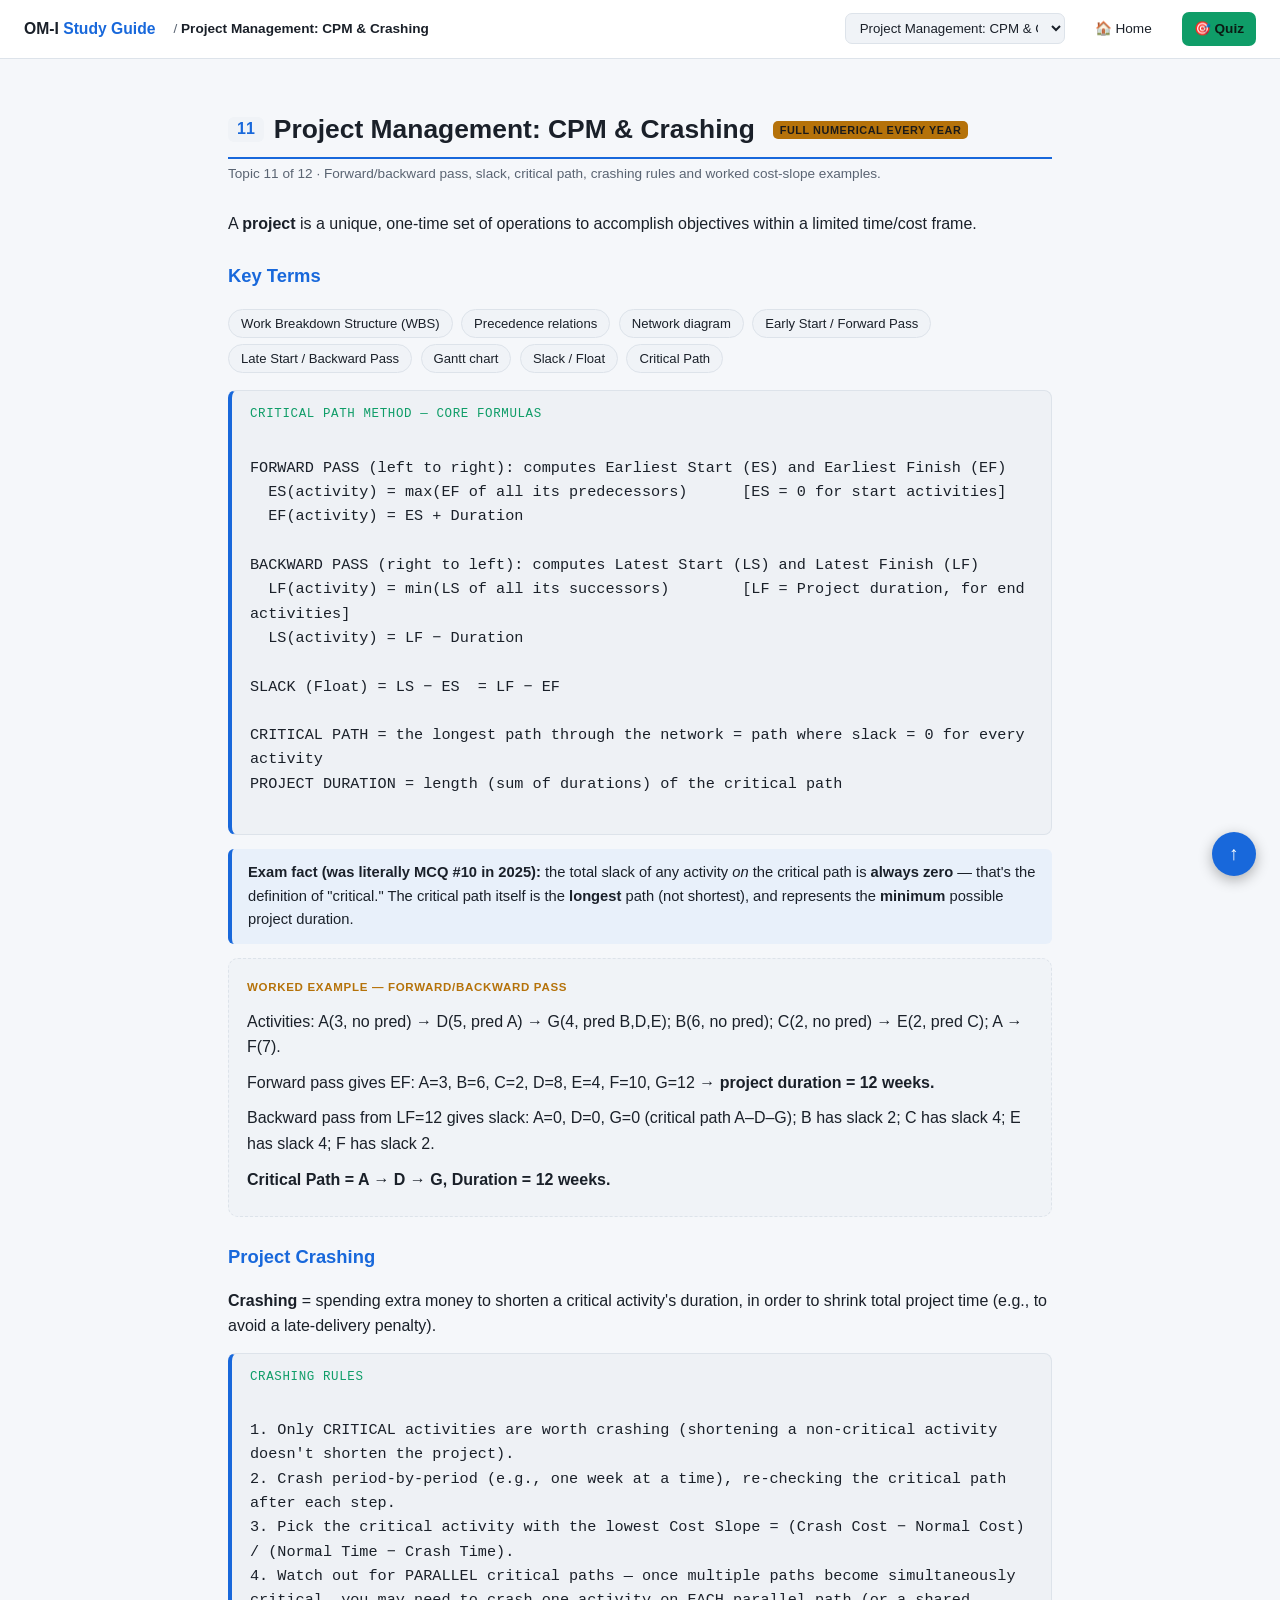
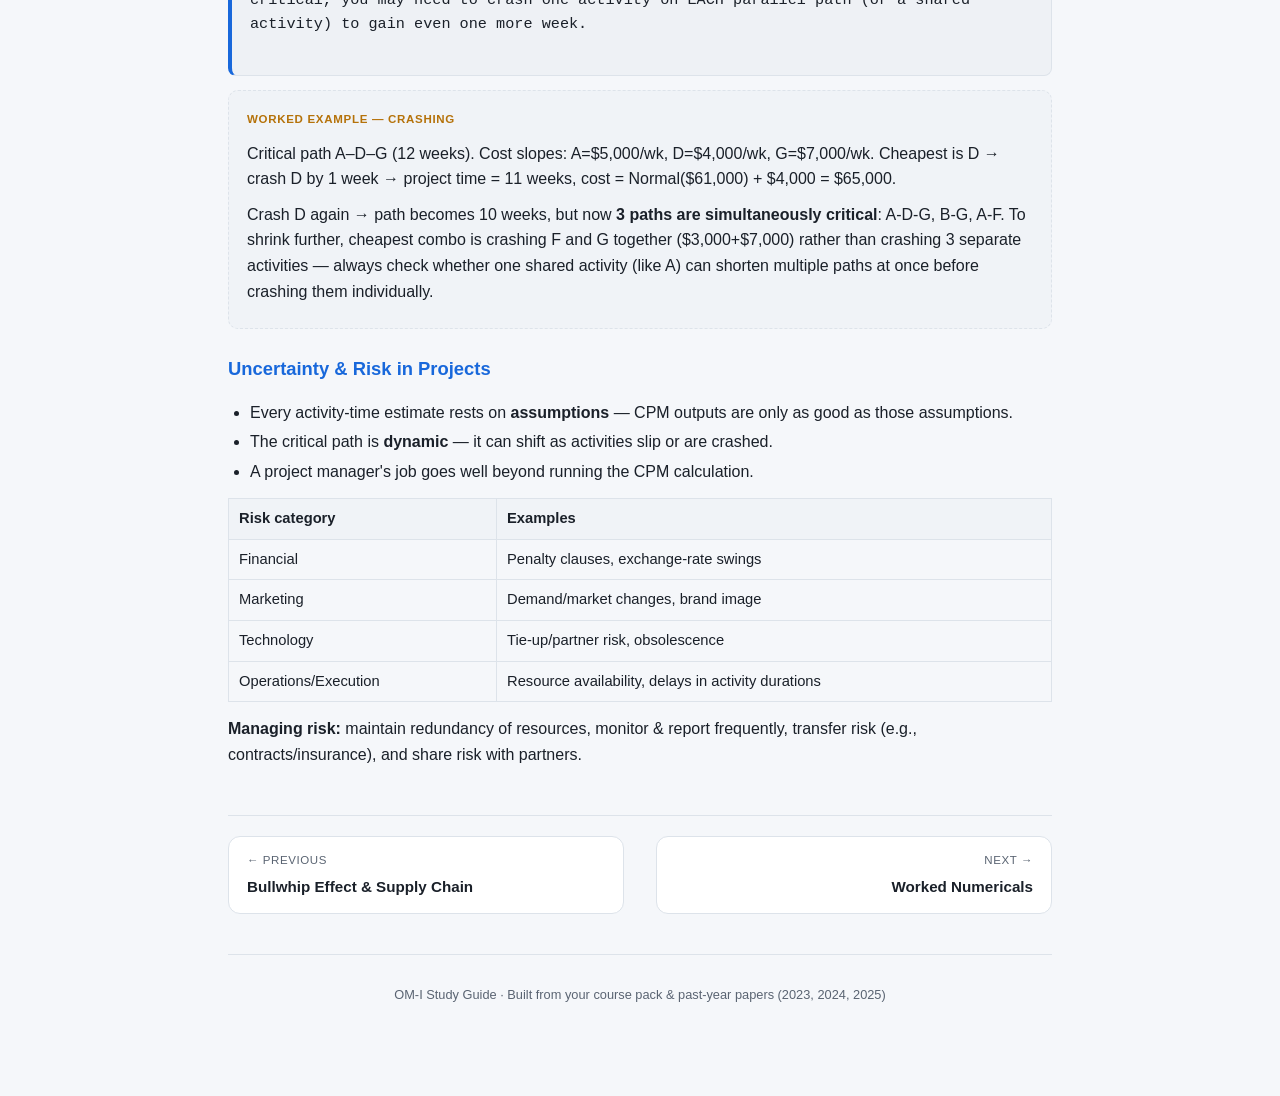
<file: 11-project-management.html>
<!DOCTYPE html>
<html lang="en">
<head>
<meta charset="UTF-8">
<meta name="viewport" content="width=device-width, initial-scale=1.0">
<title>Project Management: CPM & Crashing — OM-I Study Guide</title>
<link rel="stylesheet" href="styles.css">

</head>
<body>
<div class="topbar">
  <a class="brand" href="index.html">OM-I <span>Study Guide</span></a>
  <span class="crumb">/ <strong>Project Management: CPM & Crashing</strong></span>
  <div class="spacer"></div>
  <select class="jump" onchange="if(this.value) window.location.href=this.value">
    <option value="">Jump to topic…</option>
    <option value="01-intro.html" >Introduction to Operations Management</option><option value="02-terminology.html" >Terminology & Little's Law</option><option value="03-codp.html" >CODP & Manufacturing Strategy</option><option value="04-process-matrix.html" >Product/Service–Process Matrix</option><option value="05-layouts.html" >Layouts & Assembly Line Balancing</option><option value="06-mass-customization.html" >Mass Customization</option><option value="07-tps-lean-jit.html" >Toyota Production System, Lean & JIT</option><option value="08-suppliers.html" >Supplier Relationships</option><option value="09-capacity.html" >Strategic Capacity Management</option><option value="10-bullwhip.html" >Bullwhip Effect & Supply Chain</option><option value="11-project-management.html" selected>Project Management: CPM & Crashing</option><option value="12-worked-examples.html" >Worked Numericals</option>
  </select>
  <a class="tb-link" href="index.html">🏠 Home</a>
  <a class="tb-link quiz" href="quiz.html">🎯 Quiz</a>
</div>
<main>
<div class="page-head">
  <h1><span class="num">11</span> Project Management: CPM & Crashing <span class="examtag">Full numerical every year</span></h1>
  <div class="subtitle">Topic 11 of 12 &middot; Forward/backward pass, slack, critical path, crashing rules and worked cost-slope examples.</div>
</div><p>A <strong>project</strong> is a unique, one-time set of operations to accomplish objectives within a limited time/cost frame.</p>

    <h3>Key Terms</h3>
    <div class="pill">Work Breakdown Structure (WBS)</div>
    <div class="pill">Precedence relations</div>
    <div class="pill">Network diagram</div>
    <div class="pill">Early Start / Forward Pass</div>
    <div class="pill">Late Start / Backward Pass</div>
    <div class="pill">Gantt chart</div>
    <div class="pill">Slack / Float</div>
    <div class="pill">Critical Path</div>

    <div class="formula"><span class="label">Critical Path Method — core formulas</span>
FORWARD PASS (left to right): computes Earliest Start (ES) and Earliest Finish (EF)
  ES(activity) = max(EF of all its predecessors)      [ES = 0 for start activities]
  EF(activity) = ES + Duration

BACKWARD PASS (right to left): computes Latest Start (LS) and Latest Finish (LF)
  LF(activity) = min(LS of all its successors)        [LF = Project duration, for end activities]
  LS(activity) = LF − Duration

SLACK (Float) = LS − ES  = LF − EF

CRITICAL PATH = the longest path through the network = path where slack = 0 for every activity
PROJECT DURATION = length (sum of durations) of the critical path
    </div>

    <div class="note"><strong>Exam fact (was literally MCQ #10 in 2025):</strong> the total slack of any activity <em>on</em> the critical path is <strong>always zero</strong> — that's the definition of "critical." The critical path itself is the <strong>longest</strong> path (not shortest), and represents the <strong>minimum</strong> possible project duration.</div>

    <div class="example">
      <span class="tag">Worked Example — Forward/Backward Pass</span>
      <p>Activities: A(3, no pred) → D(5, pred A) → G(4, pred B,D,E); B(6, no pred); C(2, no pred) → E(2, pred C); A → F(7).</p>
      <p>Forward pass gives EF: A=3, B=6, C=2, D=8, E=4, F=10, G=12 → <strong>project duration = 12 weeks.</strong></p>
      <p>Backward pass from LF=12 gives slack: A=0, D=0, G=0 (critical path A–D–G); B has slack 2; C has slack 4; E has slack 4; F has slack 2.</p>
      <p><strong>Critical Path = A → D → G, Duration = 12 weeks.</strong></p>
    </div>

    <h3>Project Crashing</h3>
    <p><strong>Crashing</strong> = spending extra money to shorten a critical activity's duration, in order to shrink total project time (e.g., to avoid a late-delivery penalty).</p>
    <div class="formula"><span class="label">Crashing rules</span>
1. Only CRITICAL activities are worth crashing (shortening a non-critical activity doesn't shorten the project).
2. Crash period-by-period (e.g., one week at a time), re-checking the critical path after each step.
3. Pick the critical activity with the lowest Cost Slope = (Crash Cost − Normal Cost) / (Normal Time − Crash Time).
4. Watch out for PARALLEL critical paths — once multiple paths become simultaneously critical, you may need to crash one activity on EACH parallel path (or a shared activity) to gain even one more week.
    </div>
    <div class="example">
      <span class="tag">Worked Example — Crashing</span>
      <p>Critical path A–D–G (12 weeks). Cost slopes: A=$5,000/wk, D=$4,000/wk, G=$7,000/wk. Cheapest is D → crash D by 1 week → project time = 11 weeks, cost = Normal($61,000) + $4,000 = $65,000.</p>
      <p>Crash D again → path becomes 10 weeks, but now <strong>3 paths are simultaneously critical</strong>: A-D-G, B-G, A-F. To shrink further, cheapest combo is crashing F and G together ($3,000+$7,000) rather than crashing 3 separate activities — always check whether one shared activity (like A) can shorten multiple paths at once before crashing them individually.</p>
    </div>

    <h3>Uncertainty &amp; Risk in Projects</h3>
    <ul>
      <li>Every activity-time estimate rests on <strong>assumptions</strong> — CPM outputs are only as good as those assumptions.</li>
      <li>The critical path is <strong>dynamic</strong> — it can shift as activities slip or are crashed.</li>
      <li>A project manager's job goes well beyond running the CPM calculation.</li>
    </ul>
    <table>
      <tr><th>Risk category</th><th>Examples</th></tr>
      <tr><td>Financial</td><td>Penalty clauses, exchange-rate swings</td></tr>
      <tr><td>Marketing</td><td>Demand/market changes, brand image</td></tr>
      <tr><td>Technology</td><td>Tie-up/partner risk, obsolescence</td></tr>
      <tr><td>Operations/Execution</td><td>Resource availability, delays in activity durations</td></tr>
    </table>
    <p><strong>Managing risk:</strong> maintain redundancy of resources, monitor &amp; report frequently, transfer risk (e.g., contracts/insurance), and share risk with partners.</p>
  <div class="pagenav"><a class="prev" href="10-bullwhip.html"><span class="dir">← Previous</span><span class="title">Bullwhip Effect & Supply Chain</span></a><a class="next" href="12-worked-examples.html"><span class="dir">Next →</span><span class="title">Worked Numericals</span></a></div>
<footer>OM-I Study Guide &middot; Built from your course pack &amp; past-year papers (2023, 2024, 2025)</footer>
</main>
<div class="backtop" onclick="window.scrollTo({top:0,behavior:'smooth'})" title="Back to top">↑</div>
</body>
</html>
</file>
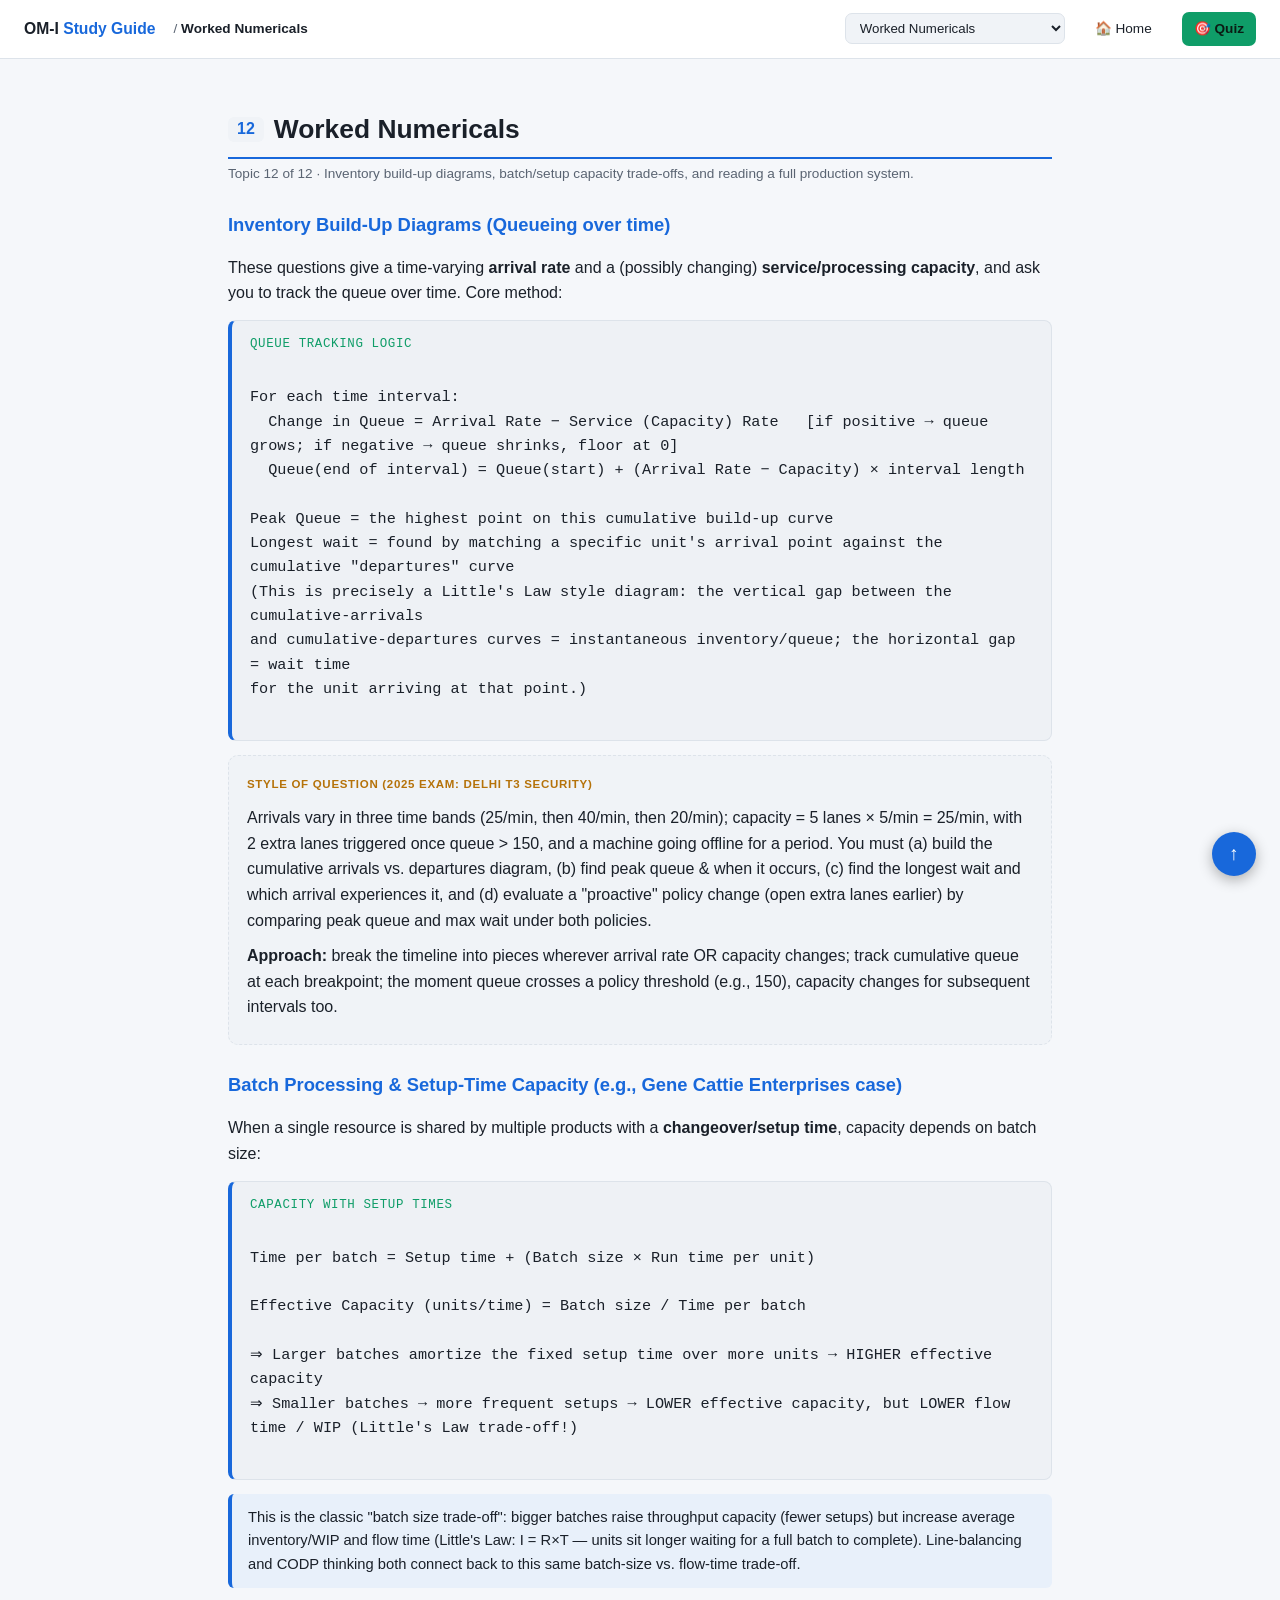
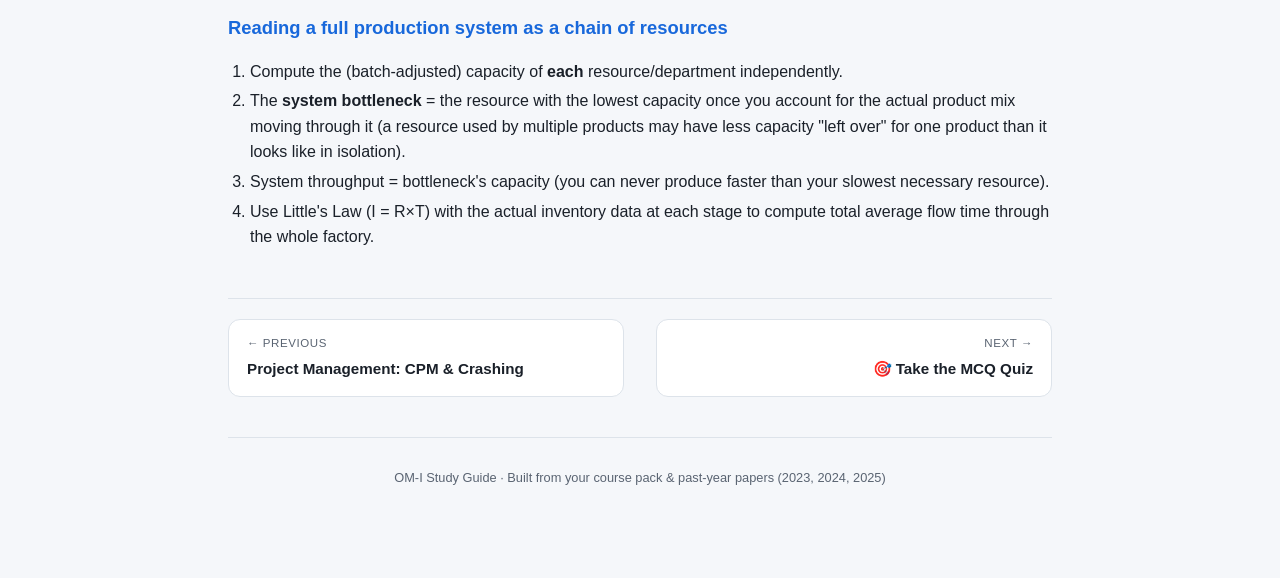
<file: 12-worked-examples.html>
<!DOCTYPE html>
<html lang="en">
<head>
<meta charset="UTF-8">
<meta name="viewport" content="width=device-width, initial-scale=1.0">
<title>Worked Numericals — OM-I Study Guide</title>
<link rel="stylesheet" href="styles.css">

</head>
<body>
<div class="topbar">
  <a class="brand" href="index.html">OM-I <span>Study Guide</span></a>
  <span class="crumb">/ <strong>Worked Numericals</strong></span>
  <div class="spacer"></div>
  <select class="jump" onchange="if(this.value) window.location.href=this.value">
    <option value="">Jump to topic…</option>
    <option value="01-intro.html" >Introduction to Operations Management</option><option value="02-terminology.html" >Terminology & Little's Law</option><option value="03-codp.html" >CODP & Manufacturing Strategy</option><option value="04-process-matrix.html" >Product/Service–Process Matrix</option><option value="05-layouts.html" >Layouts & Assembly Line Balancing</option><option value="06-mass-customization.html" >Mass Customization</option><option value="07-tps-lean-jit.html" >Toyota Production System, Lean & JIT</option><option value="08-suppliers.html" >Supplier Relationships</option><option value="09-capacity.html" >Strategic Capacity Management</option><option value="10-bullwhip.html" >Bullwhip Effect & Supply Chain</option><option value="11-project-management.html" >Project Management: CPM & Crashing</option><option value="12-worked-examples.html" selected>Worked Numericals</option>
  </select>
  <a class="tb-link" href="index.html">🏠 Home</a>
  <a class="tb-link quiz" href="quiz.html">🎯 Quiz</a>
</div>
<main>
<div class="page-head">
  <h1><span class="num">12</span> Worked Numericals </h1>
  <div class="subtitle">Topic 12 of 12 &middot; Inventory build-up diagrams, batch/setup capacity trade-offs, and reading a full production system.</div>
</div><h3>Inventory Build-Up Diagrams (Queueing over time)</h3>
    <p>These questions give a time-varying <strong>arrival rate</strong> and a (possibly changing) <strong>service/processing capacity</strong>, and ask you to track the queue over time. Core method:</p>
    <div class="formula"><span class="label">Queue tracking logic</span>
For each time interval:
  Change in Queue = Arrival Rate − Service (Capacity) Rate   [if positive → queue grows; if negative → queue shrinks, floor at 0]
  Queue(end of interval) = Queue(start) + (Arrival Rate − Capacity) × interval length

Peak Queue = the highest point on this cumulative build-up curve
Longest wait = found by matching a specific unit's arrival point against the cumulative "departures" curve
(This is precisely a Little's Law style diagram: the vertical gap between the cumulative-arrivals
and cumulative-departures curves = instantaneous inventory/queue; the horizontal gap = wait time
for the unit arriving at that point.)
    </div>
    <div class="example">
      <span class="tag">Style of question (2025 exam: Delhi T3 security)</span>
      <p>Arrivals vary in three time bands (25/min, then 40/min, then 20/min); capacity = 5 lanes × 5/min = 25/min, with 2 extra lanes triggered once queue &gt; 150, and a machine going offline for a period. You must (a) build the cumulative arrivals vs. departures diagram, (b) find peak queue &amp; when it occurs, (c) find the longest wait and which arrival experiences it, and (d) evaluate a "proactive" policy change (open extra lanes earlier) by comparing peak queue and max wait under both policies.</p>
      <p><strong>Approach:</strong> break the timeline into pieces wherever arrival rate OR capacity changes; track cumulative queue at each breakpoint; the moment queue crosses a policy threshold (e.g., 150), capacity changes for subsequent intervals too.</p>
    </div>

    <h3>Batch Processing &amp; Setup-Time Capacity (e.g., Gene Cattie Enterprises case)</h3>
    <p>When a single resource is shared by multiple products with a <strong>changeover/setup time</strong>, capacity depends on batch size:</p>
    <div class="formula"><span class="label">Capacity with setup times</span>
Time per batch = Setup time + (Batch size × Run time per unit)

Effective Capacity (units/time) = Batch size / Time per batch

⇒ Larger batches amortize the fixed setup time over more units → HIGHER effective capacity
⇒ Smaller batches → more frequent setups → LOWER effective capacity, but LOWER flow time / WIP (Little's Law trade-off!)
    </div>
    <div class="note">This is the classic "batch size trade-off": bigger batches raise throughput capacity (fewer setups) but increase average inventory/WIP and flow time (Little's Law: I = R×T — units sit longer waiting for a full batch to complete). Line-balancing and CODP thinking both connect back to this same batch-size vs. flow-time trade-off.</div>

    <h3>Reading a full production system as a chain of resources</h3>
    <ol>
      <li>Compute the (batch-adjusted) capacity of <strong>each</strong> resource/department independently.</li>
      <li>The <strong>system bottleneck</strong> = the resource with the lowest capacity once you account for the actual product mix moving through it (a resource used by multiple products may have less capacity "left over" for one product than it looks like in isolation).</li>
      <li>System throughput = bottleneck's capacity (you can never produce faster than your slowest necessary resource).</li>
      <li>Use Little's Law (I = R×T) with the actual inventory data at each stage to compute total average flow time through the whole factory.</li>
    </ol>
  <div class="pagenav"><a class="prev" href="11-project-management.html"><span class="dir">← Previous</span><span class="title">Project Management: CPM & Crashing</span></a><a class="next" href="quiz.html"><span class="dir">Next →</span><span class="title">🎯 Take the MCQ Quiz</span></a></div>
<footer>OM-I Study Guide &middot; Built from your course pack &amp; past-year papers (2023, 2024, 2025)</footer>
</main>
<div class="backtop" onclick="window.scrollTo({top:0,behavior:'smooth'})" title="Back to top">↑</div>
</body>
</html>
</file>
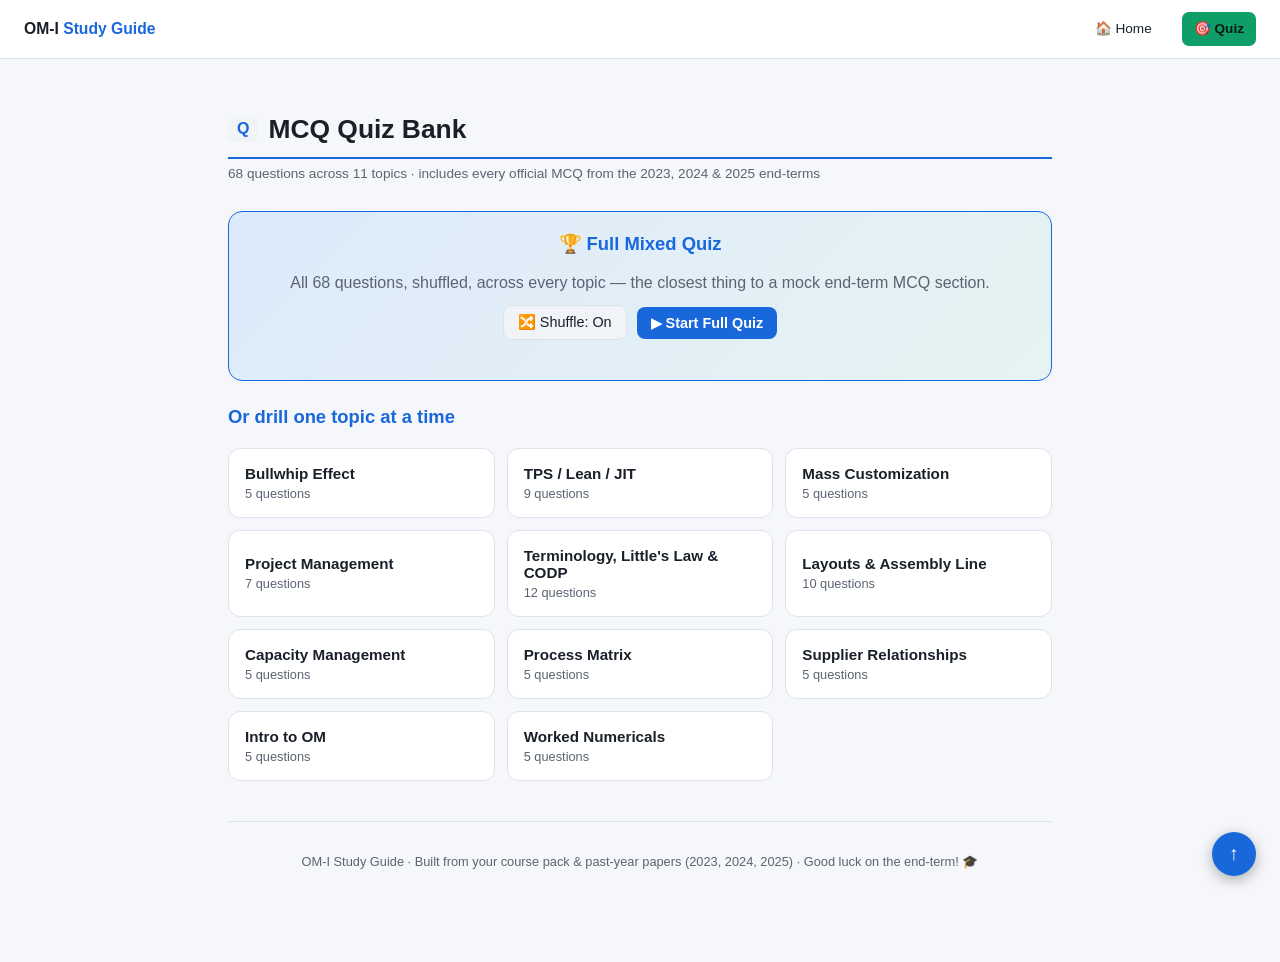
<file: quiz.html>
<!DOCTYPE html>
<html lang="en">
<head>
<meta charset="UTF-8">
<meta name="viewport" content="width=device-width, initial-scale=1.0">
<title>MCQ Quiz — OM-I Study Guide</title>
<link rel="stylesheet" href="styles.css">
</head>
<body>
<div class="topbar">
  <a class="brand" href="index.html">OM-I <span>Study Guide</span></a>
  <div class="spacer"></div>
  <a class="tb-link" href="index.html">🏠 Home</a>
  <a class="tb-link quiz" href="quiz.html">🎯 Quiz</a>
</div>
<main>
<div class="page-head">
  <h1><span class="num">Q</span> MCQ Quiz Bank</h1>
  <div class="subtitle">68 questions across 11 topics &middot; includes every official MCQ from the 2023, 2024 &amp; 2025 end-terms</div>
</div>

<div id="quiz-app">

  <!-- PICKER VIEW -->
  <div id="pickerView">
    <div class="full-quiz-card">
      <h3>🏆 Full Mixed Quiz</h3>
      <p style="color:var(--muted); margin-top:-4px;">All 68 questions, shuffled, across every topic — the closest thing to a mock end-term MCQ section.</p>
      <div class="quiz-controls" style="justify-content:center;">
        <button id="shuffleToggle">🔀 Shuffle: On</button>
        <button class="primary" id="startFullBtn">▶ Start Full Quiz</button>
      </div>
    </div>

    <h3 style="margin-top:8px;">Or drill one topic at a time</h3>
    <div class="topic-pick-grid" id="topicPickGrid"></div>
  </div>

  <!-- QUIZ VIEW -->
  <div id="quizView" style="display:none;">
    <button class="backBtn" id="backToPickerBtn">← Back to topics</button>
    <div class="quiz-controls">
      <span class="quiz-progress" id="progressLabel"></span>
    </div>

    <div class="score-banner" id="scoreBanner">
      <h3 id="scoreText"></h3>
      <p id="scoreSub" style="color:var(--muted)"></p>
      <div style="display:flex; gap:10px; justify-content:center; margin-top:10px;">
        <button class="primary" id="retryBtn">↻ Retake This Set</button>
        <button id="backToPickerBtn2">← Choose Another Topic</button>
      </div>
    </div>

    <div id="quizBody"></div>
    <div id="quiz-summary"></div>
  </div>
</div>

<footer>OM-I Study Guide &middot; Built from your course pack &amp; past-year papers (2023, 2024, 2025) &middot; Good luck on the end-term! 🎓</footer>
</main>
<div class="backtop" onclick="window.scrollTo({top:0,behavior:'smooth'})" title="Back to top">↑</div>
<script src="questions_data.js"></script>
<script src="quiz_engine.js"></script>
</body>
</html>
</file>
<file: styles.css>
:root{
  --bg:#0f1216; --bg2:#161b22; --card:#1a2029; --card2:#1f2733;
  --text:#e6e9ef; --muted:#9aa5b1; --accent:#4f9cff; --accent2:#5fd0a8;
  --warn:#f5a623; --bad:#ff5c6c; --good:#3ddc84; --border:#2a323f;
  --code:#0d1117;
}
@media (prefers-color-scheme: light){
  :root{
    --bg:#f5f7fa; --bg2:#ffffff; --card:#ffffff; --card2:#f0f3f7;
    --text:#1a2029; --muted:#5a6472; --accent:#1868db; --accent2:#0f9d68;
    --warn:#b5720a; --bad:#c0293b; --good:#1c8a4b; --border:#dde3ea;
    --code:#eef1f5;
  }
}
*{box-sizing:border-box;}
html{scroll-behavior:smooth;}
body{
  margin:0; font-family:-apple-system,BlinkMacSystemFont,"Segoe UI",Roboto,Helvetica,Arial,sans-serif;
  background:var(--bg); color:var(--text); line-height:1.6;
}
a{color:var(--accent); text-decoration:none;}
a:hover{text-decoration:underline;}

/* ---- Top bar (all pages) ---- */
.topbar{
  position:sticky; top:0; z-index:40; background:var(--bg2); border-bottom:1px solid var(--border);
  display:flex; align-items:center; gap:18px; padding:12px 24px; flex-wrap:wrap;
}
.topbar .brand{font-weight:700; font-size:.98rem; color:var(--text); white-space:nowrap;}
.topbar .brand span{color:var(--accent);}
.topbar .crumb{color:var(--muted); font-size:.85rem;}
.topbar .crumb strong{color:var(--text); font-weight:600;}
.topbar .spacer{flex:1;}
.topbar .tb-link{
  font-size:.85rem; padding:6px 12px; border-radius:7px; color:var(--text); white-space:nowrap;
}
.topbar .tb-link:hover{background:var(--card2); text-decoration:none;}
.topbar .tb-link.quiz{background:var(--accent2); color:#0b1c14; font-weight:700;}
.topbar .tb-link.quiz:hover{opacity:.9;}
.topbar select.jump{
  font-family:inherit; font-size:.83rem; padding:6px 10px; border-radius:7px; border:1px solid var(--border);
  background:var(--card2); color:var(--text); max-width:220px;
}

/* ---- Layout ---- */
main{max-width:880px; margin:0 auto; padding:36px 28px 60px;}
@media (max-width:700px){ main{padding:22px 16px 50px;} .topbar{padding:10px 14px;} }

/* ---- Typography ---- */
h1,h2,h3,h4{color:var(--text); line-height:1.3;}
.hero{margin-bottom:34px;}
.hero h1{font-size:1.9rem; margin-bottom:6px;}
.hero p{color:var(--muted); font-size:1rem;}
.page-head{margin-bottom:26px;}
.page-head h1{
  font-size:1.65rem; border-bottom:2px solid var(--accent); padding-bottom:10px; margin-bottom:4px;
  display:flex; align-items:center; gap:10px;
}
.page-head h1 .num{color:var(--accent); font-size:1rem; font-weight:700; background:var(--card2); border-radius:6px; padding:2px 9px;}
.page-head .subtitle{color:var(--muted); font-size:.85rem;}
h3{font-size:1.15rem; margin-top:28px; color:var(--accent);}
h4{font-size:1rem; margin-top:18px; color:var(--text);}
p{margin:10px 0;}
ul,ol{margin:8px 0; padding-left:22px;}
li{margin:4px 0;}
strong{color:var(--text);}

/* ---- Cards / boxes ---- */
.card{background:var(--card); border:1px solid var(--border); border-radius:12px; padding:16px 20px; margin:16px 0;}
.formula{
  background:var(--code); border:1px solid var(--border); border-left:4px solid var(--accent);
  border-radius:8px; padding:14px 18px; margin:14px 0; font-family:"SF Mono",Consolas,Menlo,monospace;
  font-size:.95rem; overflow-x:auto; white-space:pre-wrap;
}
.formula .label{display:block; font-family:inherit; color:var(--accent2); font-size:.78rem; text-transform:uppercase; letter-spacing:.05em; margin-bottom:6px;}
.example{background:var(--card2); border-radius:10px; padding:14px 18px; margin:14px 0; border:1px dashed var(--border);}
.example .tag{font-size:.72rem; text-transform:uppercase; letter-spacing:.06em; color:var(--warn); font-weight:700;}
.note{background:rgba(79,156,255,.08); border-left:4px solid var(--accent); padding:12px 16px; border-radius:6px; margin:14px 0; font-size:.92rem;}
.examtag{
  display:inline-block; font-size:.68rem; font-weight:700; text-transform:uppercase; letter-spacing:.05em;
  background:var(--warn); color:#1a1a1a; border-radius:5px; padding:2px 7px; margin-left:8px; vertical-align:middle;
}
table{width:100%; border-collapse:collapse; margin:14px 0; font-size:.92rem;}
th,td{border:1px solid var(--border); padding:8px 10px; text-align:left;}
th{background:var(--card2); color:var(--text);}
.grid2{display:grid; grid-template-columns:1fr 1fr; gap:14px;}
@media(max-width:640px){.grid2{grid-template-columns:1fr;}}
.pill{display:inline-block; background:var(--card2); border:1px solid var(--border); border-radius:20px; padding:3px 12px; font-size:.82rem; margin:3px 4px 3px 0;}

/* ---- Prev/Next page nav ---- */
.pagenav{display:flex; justify-content:space-between; gap:16px; margin-top:48px; padding-top:20px; border-top:1px solid var(--border);}
.pagenav a{
  flex:1; background:var(--card); border:1px solid var(--border); border-radius:12px; padding:14px 18px;
  color:var(--text); display:block; max-width:48%;
}
.pagenav a:hover{border-color:var(--accent); text-decoration:none;}
.pagenav a.next{text-align:right; margin-left:auto;}
.pagenav .dir{display:block; font-size:.72rem; text-transform:uppercase; letter-spacing:.05em; color:var(--muted); margin-bottom:4px;}
.pagenav .title{font-weight:600; font-size:.95rem;}
.pagenav .home{max-width:100%; flex:none; text-align:center;}

/* ---- Home page topic grid ---- */
.topic-grid{display:grid; grid-template-columns:repeat(auto-fit,minmax(260px,1fr)); gap:16px; margin-top:24px;}
.topic-card{
  background:var(--card); border:1px solid var(--border); border-radius:14px; padding:20px;
  color:var(--text); display:flex; flex-direction:column; gap:8px; transition:transform .15s, border-color .15s;
}
.topic-card:hover{border-color:var(--accent); transform:translateY(-2px); text-decoration:none;}
.topic-card .tnum{
  width:30px; height:30px; border-radius:8px; background:var(--card2); color:var(--accent);
  display:flex; align-items:center; justify-content:center; font-weight:700; font-size:.9rem;
}
.topic-card .ttitle{font-weight:700; font-size:1.02rem;}
.topic-card .tdesc{color:var(--muted); font-size:.85rem; line-height:1.5;}
.topic-card .ttag{font-size:.68rem; text-transform:uppercase; letter-spacing:.04em; color:var(--warn); font-weight:700;}
.quiz-cta{
  margin-top:36px; background:linear-gradient(135deg, rgba(79,156,255,.12), rgba(95,208,168,.12));
  border:1px solid var(--border); border-radius:16px; padding:26px 28px; text-align:center;
}
.quiz-cta h2{margin-top:0;}
.quiz-cta a.bigbtn{
  display:inline-block; margin-top:12px; background:var(--accent); color:#fff; font-weight:700;
  padding:12px 26px; border-radius:10px; font-size:1rem;
}
.quiz-cta a.bigbtn:hover{opacity:.9; text-decoration:none;}

/* ---- Quiz page ---- */
#quiz-app{margin-top:10px;}
.quiz-mode-tabs{display:flex; gap:10px; margin-bottom:22px; flex-wrap:wrap;}
.quiz-mode-tabs button{
  font-family:inherit; font-size:.88rem; padding:9px 16px; border-radius:9px; border:1px solid var(--border);
  background:var(--card2); color:var(--text); cursor:pointer; font-weight:600;
}
.quiz-mode-tabs button.active{background:var(--accent); color:#fff; border-color:var(--accent);}
.topic-pick-grid{display:grid; grid-template-columns:repeat(auto-fit,minmax(220px,1fr)); gap:12px; margin-bottom:24px;}
.topic-pick{
  background:var(--card); border:1px solid var(--border); border-radius:12px; padding:16px; cursor:pointer;
  text-align:left; font-family:inherit; color:var(--text);
}
.topic-pick:hover{border-color:var(--accent);}
.topic-pick .tp-name{font-weight:700; font-size:.95rem; margin-bottom:4px;}
.topic-pick .tp-count{color:var(--muted); font-size:.8rem;}
.full-quiz-card{
  background:linear-gradient(135deg, rgba(79,156,255,.14), rgba(95,208,168,.1)); border:1px solid var(--accent);
  border-radius:14px; padding:20px; margin-bottom:24px; text-align:center;
}
.full-quiz-card h3{margin-top:0;}
select,button{
  font-family:inherit; font-size:.9rem; padding:8px 14px; border-radius:8px; border:1px solid var(--border);
  background:var(--card2); color:var(--text); cursor:pointer;
}
button.primary{background:var(--accent); color:#fff; border:none; font-weight:600;}
button.primary:hover{opacity:.9;}
button:hover{filter:brightness(1.1);}
.quiz-controls{display:flex; flex-wrap:wrap; gap:10px; margin-bottom:20px; align-items:center;}
.quiz-progress{color:var(--muted); font-size:.85rem; margin-left:auto;}
.score-banner{
  display:none; background:var(--card); border:1px solid var(--border); border-radius:12px;
  padding:20px; text-align:center; margin-bottom:20px;
}
.score-banner h3{margin:0 0 6px; font-size:1.6rem;}
.qcard{background:var(--card); border:1px solid var(--border); border-radius:12px; padding:22px 24px; margin-bottom:16px;}
.qcard .qtop{display:flex; justify-content:space-between; align-items:baseline; margin-bottom:10px;}
.qcard .qnum{color:var(--muted); font-size:.8rem; font-weight:700; text-transform:uppercase; letter-spacing:.04em;}
.qcard .qtopic{color:var(--accent2); font-size:.75rem; font-weight:600; background:rgba(95,208,168,.12); padding:2px 9px; border-radius:12px;}
.qcard .qtext{font-size:1.05rem; margin:8px 0 16px; color:var(--text);}
.opt{
  display:block; width:100%; text-align:left; background:var(--card2); border:1px solid var(--border);
  border-radius:9px; padding:11px 15px; margin-bottom:9px; cursor:pointer; font-size:.94rem; color:var(--text);
  transition:background .15s, border-color .15s;
}
.opt:hover{border-color:var(--accent);}
.opt.selected{border-color:var(--accent); background:rgba(79,156,255,.12);}
.opt.correct{border-color:var(--good); background:rgba(61,220,132,.14); font-weight:600;}
.opt.incorrect{border-color:var(--bad); background:rgba(255,92,108,.14);}
.opt:disabled{cursor:default;}
.explain{
  display:none; margin-top:12px; padding:12px 15px; border-radius:8px; background:var(--code);
  font-size:.88rem; border-left:3px solid var(--accent2); color:var(--muted);
}
.explain strong{color:var(--text);}
.quiz-nav{display:flex; justify-content:space-between; margin-top:20px;}
#quiz-summary{display:none;}
.summary-row{display:flex; justify-content:space-between; padding:8px 0; border-bottom:1px solid var(--border); font-size:.88rem; gap:12px;}
.summary-row.wrong{color:var(--bad);}
.summary-row.right{color:var(--good);}
.backBtn{margin-bottom:16px;}
footer{color:var(--muted); font-size:.8rem; text-align:center; padding:30px 0; border-top:1px solid var(--border); margin-top:40px;}
.backtop{position:fixed; bottom:24px; right:24px; background:var(--accent); color:#fff; border-radius:50%; width:44px; height:44px; display:flex; align-items:center; justify-content:center; box-shadow:0 4px 14px rgba(0,0,0,.3); font-size:1.2rem; cursor:pointer; z-index:50;}
</file>
